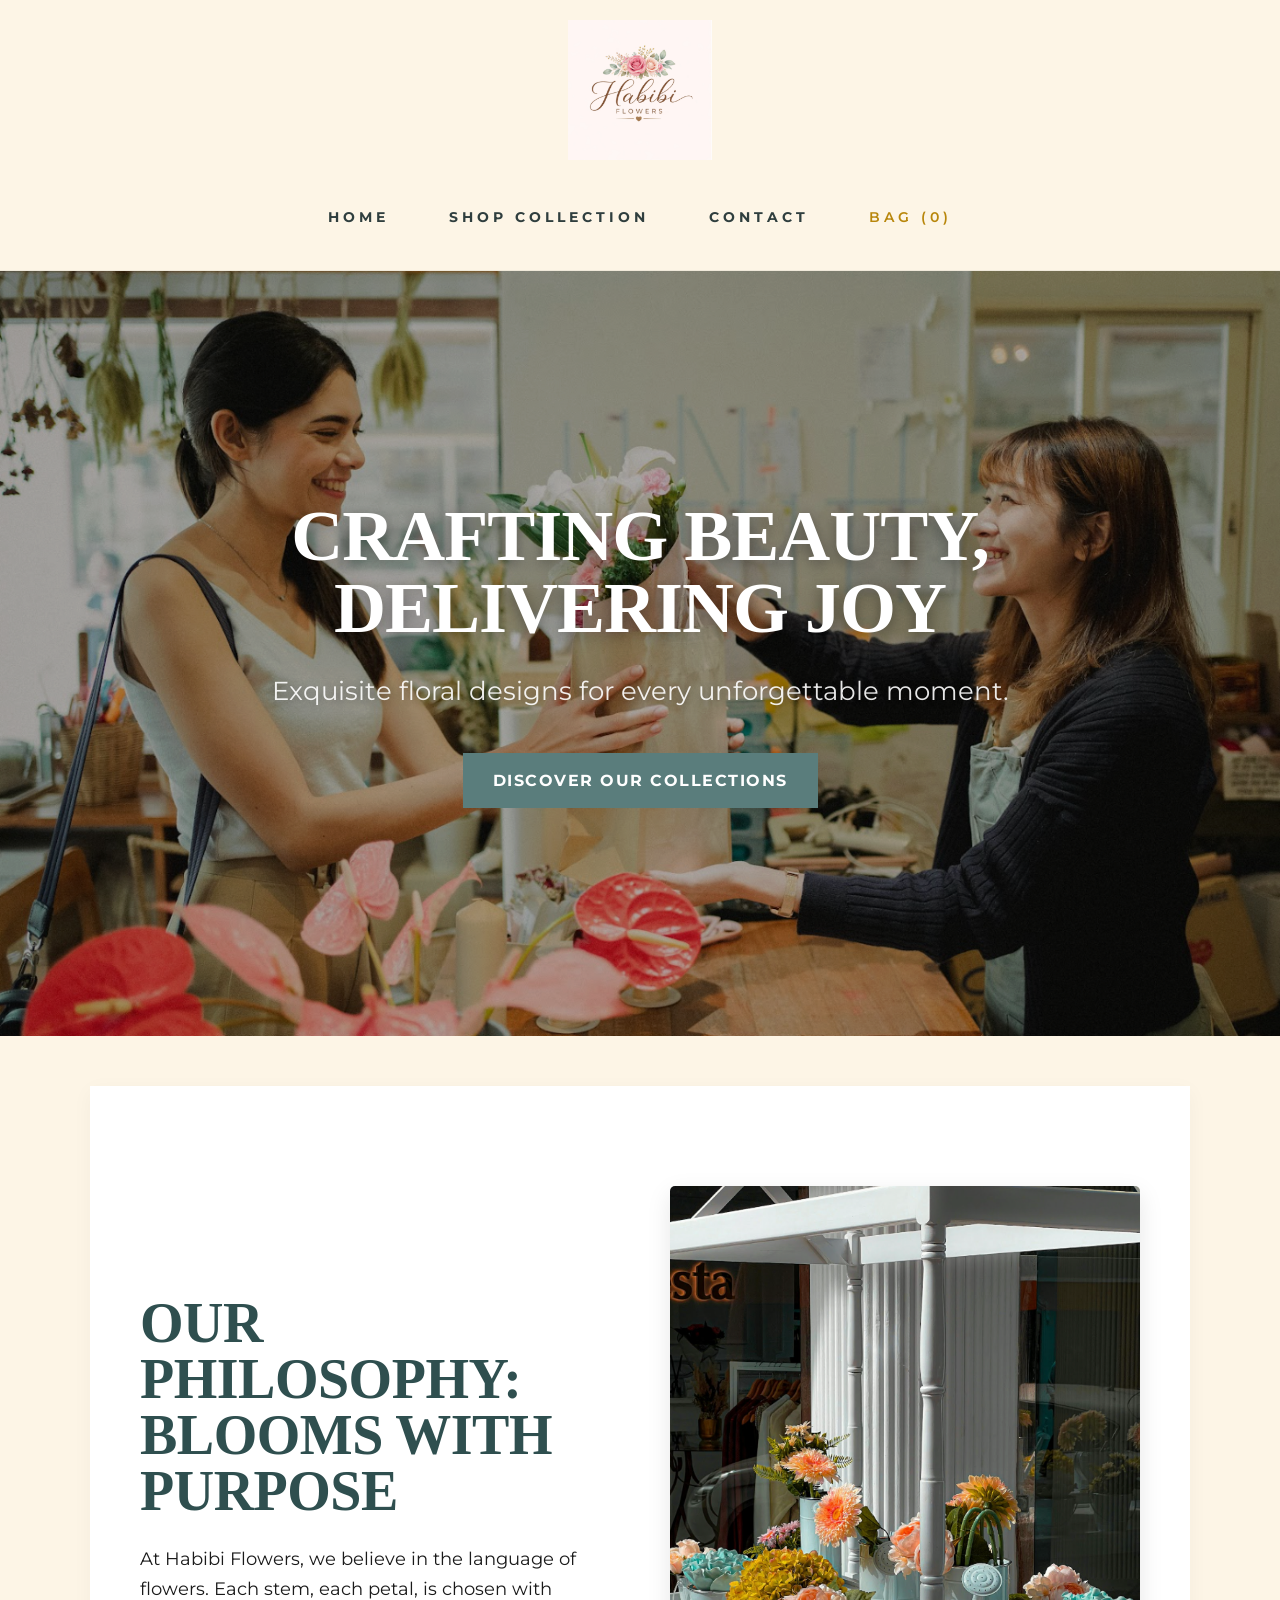
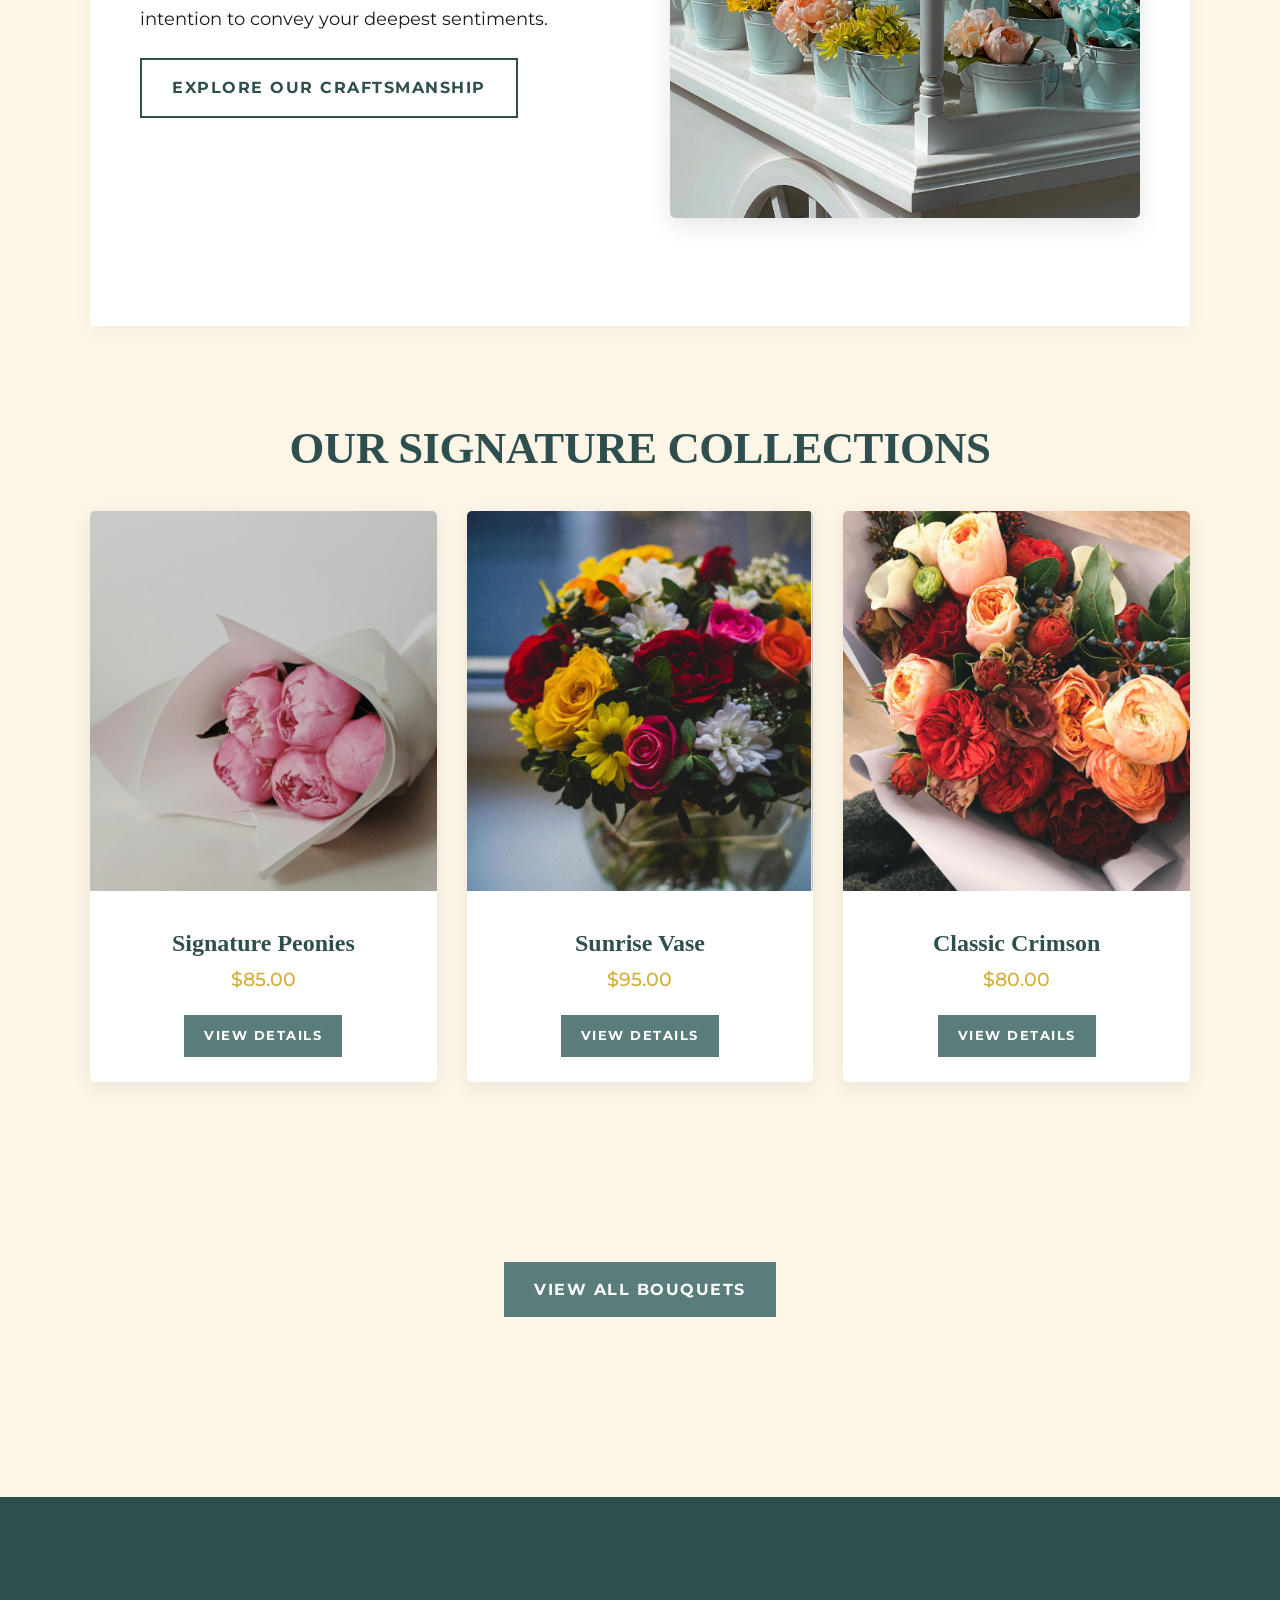
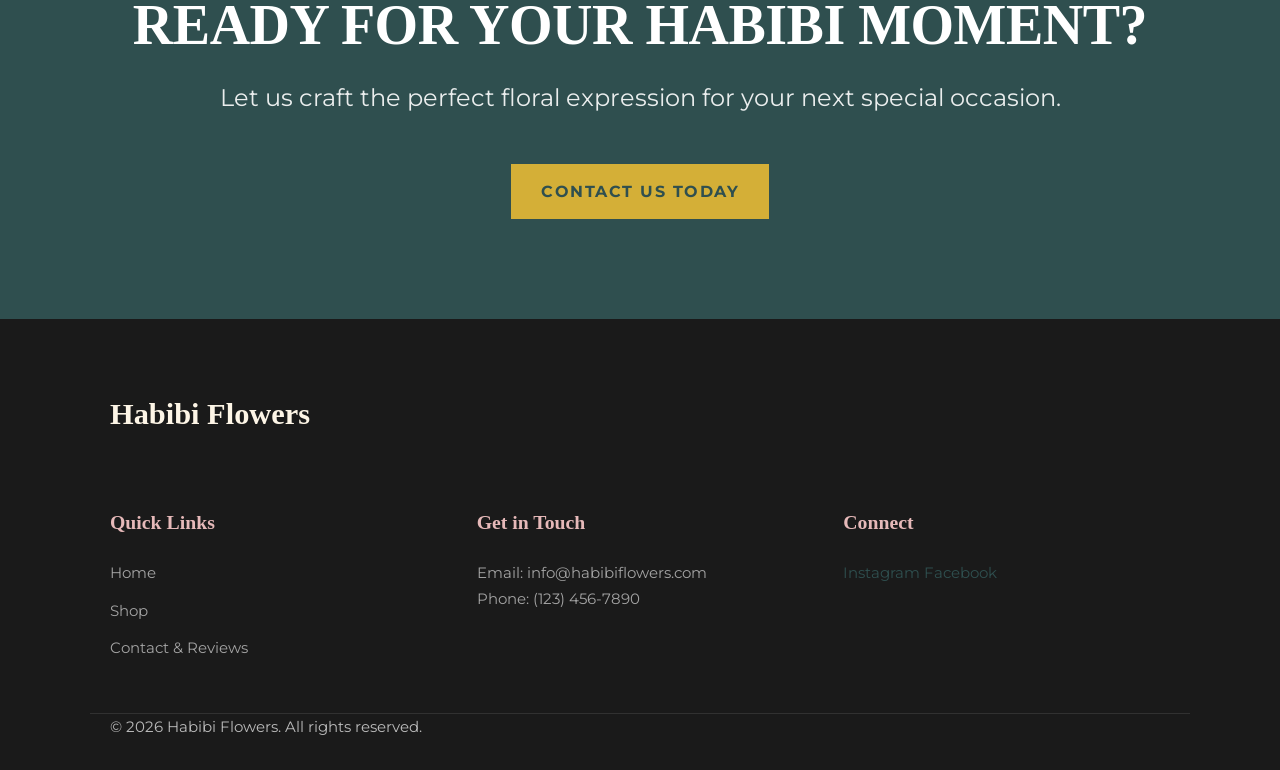
<file: index.html>
<!DOCTYPE html>
<html lang="en">
<head>
    <meta charset="UTF-8">
    <meta name="viewport" content="width=device-width, initial-scale=1.0">
    <title>Habibi Flowers | Bespoke Floral Design</title>
    <link rel="stylesheet" href="style.css">
    <link href="https://fonts.googleapis.com/css2?family=Cormorant+Garamond:ital,wght@0,400;0,600;1,400&family=Montserrat:wght@400;500;600&display=swap" rel="stylesheet">
</head>
<body>

<header class="main-header">
    <nav class="navbar">
        <div class="logo-banner">
            <a href="index.html">
                <img src="logo.png" alt="Habibi Flowers">
            </a>
        </div>
        
        <ul class="nav-links">
            <li><a href="index.html">Home</a></li>
            <li><a href="shop.html">Shop Collection</a></li>
            <li><a href="contact.html">Contact</a></li>
            <li><a href="cart.html" style="color: #B8860B; font-weight: 600;">Bag</a></li>
        </ul>
    </nav>
</header>

    <main>
        <section class="hero-section">
            <img src="a1.png" alt="Woman giving a beautiful bouquet of flowers" class="hero-image">
            <div class="hero-content">
                <h1>Crafting Beauty, Delivering Joy</h1>
                <p>Exquisite floral designs for every unforgettable moment.</p>
                <a href="shop.html" class="btn btn-primary">Discover Our Collections</a>
            </div>
        </section>

        <section class="about-us-section container">
            <div class="about-content">
                <h2>Our Philosophy: Blooms with Purpose</h2>
                <p>At Habibi Flowers, we believe in the language of flowers. Each stem, each petal, is chosen with intention to convey your deepest sentiments.</p>
                <a href="shop.html" class="btn btn-secondary">Explore Our Craftsmanship</a>
            </div>
            <div class="about-image-wrapper">
                <img src="a2.png" alt="Beautiful Habibi Flowers cart with fresh blooms">
            </div>
        </section>

        <section class="featured-products-section container">
            <h2 style="text-align: center; margin-bottom: 40px;">Our Signature Collections</h2>
            <div class="product-grid">
                
                <div class="product-card">
                    <img src="b1.png" alt="The Classic Peony Bouquet">
                    <div class="product-card-content">
                        <h3>Signature Peonies</h3>
                        <p>$85.00</p>
                        <a href="product.html?id=1&img=b1.png" class="btn btn-primary" style="font-size: 0.8em; padding: 10px 20px;">View Details</a>
                    </div>
                </div>

                <div class="product-card">
                    <img src="b4.png" alt="Golden Hour Vase Arrangement">
                    <div class="product-card-content">
                        <h3>Sunrise Vase</h3>
                        <p>$95.00</p>
                        <a href="product.html?id=4&img=b4.png" class="btn btn-primary" style="font-size: 0.8em; padding: 10px 20px;">View Details</a>
                    </div>
                </div>

                <div class="product-card">
                    <img src="b5.png" alt="Midnight Velvet Luxury Bouquet">
                    <div class="product-card-content">
                        <h3>Classic Crimson</h3>
                        <p>$80.00</p>
                        <a href="product.html?id=5&img=b5.png" class="btn btn-primary" style="font-size: 0.8em; padding: 10px 20px;">View Details</a>
                    </div>
                </div>

            </div>
            <div style="text-align: center; margin-top: 40px;">
                <a href="shop.html" class="btn btn-primary">View All Bouquets</a>
            </div>
        </section>

        <section class="call-to-action-section">
            <div class="cta-content container">
                <h2>Ready for Your Habibi Moment?</h2>
                <p>Let us craft the perfect floral expression for your next special occasion.</p>
                <a href="contact.html" class="btn btn-primary">Contact Us Today</a>
            </div>
        </section>
    </main>

    <footer class="main-footer">
        <div class="footer-content container">
            <div class="footer-logo">Habibi Flowers</div>
            <div class="footer-links">
                <h4>Quick Links</h4>
                <ul>
                    <li><a href="index.html">Home</a></li>
                    <li><a href="shop.html">Shop</a></li>
                    <li><a href="contact.html">Contact & Reviews</a></li>
                </ul>
            </div>
            <div class="footer-contact">
                <h4>Get in Touch</h4>
                <p>Email: info@habibiflowers.com</p>
                <p>Phone: (123) 456-7890</p>
            </div>
            <div class="footer-social">
                <h4>Connect</h4>
                <a href="#">Instagram</a>
                <a href="#">Facebook</a>
            </div>
        </div>
        <div class="footer-bottom container">
            <p>&copy; 2026 Habibi Flowers. All rights reserved.</p>
        </div>
    </footer>

    <script>
        function updateCartCount() {
            // Get the list of items from localStorage
            const cart = JSON.parse(localStorage.getItem('habibiCart')) || [];
            
            // Calculate total items (sum of quantities)
            const totalItems = cart.reduce((total, item) => total + (item.quantity || 1), 0);

            // Find all navigation links
            const navLinks = document.querySelectorAll('.nav-links a, .navbar a');
            
            navLinks.forEach(link => {
                // Check if the link text is "Bag" (case insensitive)
                if (link.textContent.trim().toLowerCase() === 'bag' || link.textContent.includes('Bag (')) {
                    link.textContent = `Bag (${totalItems})`;
                }
            });
        }

        // Initialize on load
        window.onload = updateCartCount;
        
        // Listen for storage changes in case user has multiple tabs open
        window.addEventListener('storage', updateCartCount);
    </script>

</body>
</html>
</file>
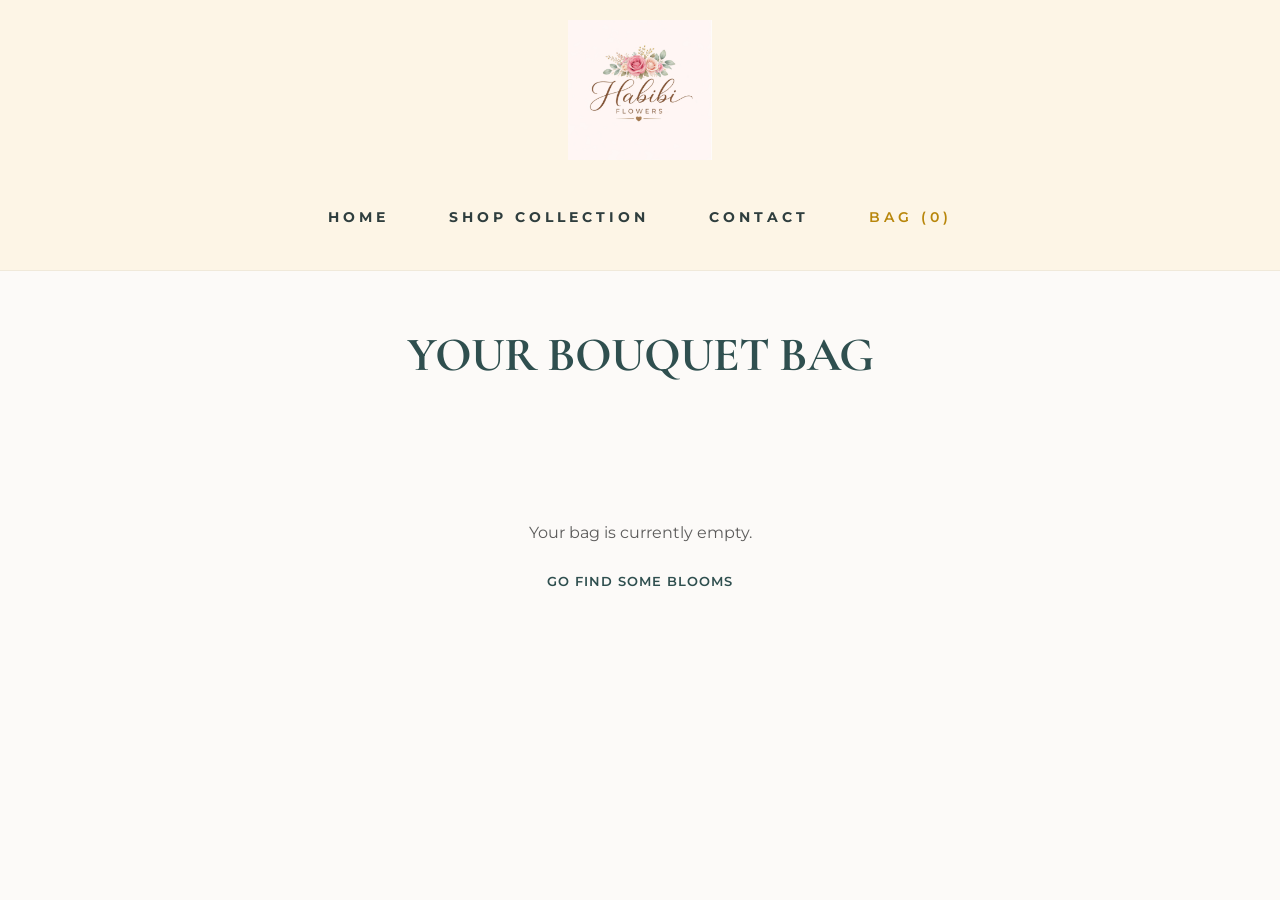
<file: cart.html>
<!DOCTYPE html>
<html lang="en">
<head>
    <meta charset="UTF-8">
    <title>Your Bouquet Bag | Habibi Flowers</title>
    <link rel="stylesheet" href="style.css">
    <link href="https://fonts.googleapis.com/css2?family=Cormorant+Garamond:wght@400;600&family=Montserrat:wght@400;600&display=swap" rel="stylesheet">
</head>
<body style="background-color: #fcfaf8;">

    <header class="main-header">
        <nav class="navbar">
            <div class="logo-banner">
                <a href="index.html"><img src="logo.png" alt="Habibi"></a>
            </div>
            <ul class="nav-links">
                <li><a href="index.html">Home</a></li>
                <li><a href="shop.html">Shop Collection</a></li>
                <li><a href="contact.html">Contact</a></li>
                <li><a href="cart.html" style="color: #B8860B; font-weight: 600;">Bag</a></li>
            </ul>
        </nav>
    </header>

    <main class="container" style="max-width: 800px; margin: 60px auto; padding: 0 20px;">
        <h1 style="font-family: 'Cormorant Garamond', serif; font-size: 3rem; text-align: center; margin-bottom: 40px;">Your Bouquet Bag</h1>
        
        <div id="cart-items" style="background: white; padding: 20px; border-radius: 8px; box-shadow: 0 10px 30px rgba(0,0,0,0.05);">
        </div>

        <div id="cart-summary" style="margin-top: 30px; text-align: right; display: none; font-family: 'Montserrat', sans-serif;">
            
            <div style="margin-bottom: 30px; text-align: left; background: #fff; padding: 20px; border-radius: 8px; border: 1px solid #eee;">
                <label style="display: block; font-weight: 600; font-size: 0.75rem; text-transform: uppercase; letter-spacing: 1px; margin-bottom: 10px; color: #2F4F4F;">Requested Delivery Date</label>
                <input type="date" id="delivery-date" style="width: 100%; padding: 12px; border: 1px solid #ddd; border-radius: 4px; font-family: 'Montserrat'; color: #555;">
                <p style="font-size: 0.7rem; color: #888; margin-top: 8px;">* Deliveries available Monday — Saturday.</p>
            </div>

            <div style="margin-bottom: 25px;">
                <input type="text" id="promo-input" placeholder="Promo Code" style="padding: 10px; border: 1px solid #eee; font-size: 0.8rem; width: 150px; border-radius: 4px;">
                <button onclick="applyPromo()" style="padding: 10px 15px; background: #2F4F4F; color: white; border: none; font-size: 0.7rem; cursor: pointer; text-transform: uppercase; letter-spacing: 1px; border-radius: 4px;">Apply</button>
                
                <div id="promo-status" style="margin-top: 10px; display: none;">
                    <span id="promo-msg" style="font-size: 0.75rem; font-weight: 600;"></span>
                    <button onclick="removePromo()" style="background: none; border: none; color: #888; text-decoration: underline; font-size: 0.7rem; cursor: pointer; margin-left: 10px;">Remove</button>
                </div>
            </div>

            <div style="display: inline-block; min-width: 300px; border-top: 1px solid #eee; padding-top: 20px;">
                <div style="display: flex; justify-content: space-between; margin: 10px 0; font-size: 0.9rem; color: #666;">
                    <span>Subtotal</span>
                    <span id="display-subtotal">$0.00</span>
                </div>
                <div style="display: flex; justify-content: space-between; margin: 10px 0; font-size: 0.9rem; color: #666;">
                    <span>Delivery Fee</span>
                    <span>$15.00</span>
                </div>
                <div style="display: flex; justify-content: space-between; margin: 10px 0; font-size: 0.9rem; color: #666;">
                    <span>Estimated Tax (8%)</span>
                    <span id="display-tax">$0.00</span>
                </div>
                <div id="discount-row" style="display: none; justify-content: space-between; margin: 10px 0; font-size: 0.9rem; color: #2F4F4F; font-weight: 600;">
                    <span>Discount</span>
                    <span id="display-discount">-$0.00</span>
                </div>
                <div style="display: flex; justify-content: space-between; margin: 20px 0 10px 0; font-size: 1.5rem; font-weight: 600; color: #333;">
                    <span>Total</span>
                    <span id="cart-total">$0.00</span>
                </div>
            </div>
            
            <br>
            <button onclick="validateAndCheckout()" style="margin-top: 10px; padding: 22px 50px; background: #2F4F4F; color: white; border: none; text-transform: uppercase; letter-spacing: 2px; cursor: pointer; font-weight: 600; border-radius: 4px; width: 100%;">
                Complete Order
            </button>
            
            <p style="margin-top: 15px;"><a href="shop.html" style="color: #555; font-size: 0.8rem; text-decoration: none; border-bottom: 1px solid #ccc;">Continue Shopping</a></p>
        </div>

        <div id="empty-msg" style="text-align: center; padding: 100px 0; display: none;">
            <p style="font-family: 'Montserrat'; opacity: 0.7; margin-bottom: 20px;">Your bag is currently empty.</p>
            <a href="shop.html" style="color: #2F4F4F; font-weight: 600; text-transform: uppercase; font-size: 0.8rem; letter-spacing: 1px; text-decoration: none;">Go find some blooms</a>
        </div>
    </main>

    <script>
        let discount = 0;
        const DELIVERY_FEE = 15.00;
        const TAX_RATE = 0.08;

        function setupDatePicker() {
            const dateInput = document.getElementById('delivery-date');
            if(dateInput) {
                const today = new Date().toISOString().split('T')[0];
                dateInput.setAttribute('min', today);
            }
        }

        function displayCart() {
            const cart = JSON.parse(localStorage.getItem('habibiCart')) || [];
            const container = document.getElementById('cart-items');
            const emptyMsg = document.getElementById('empty-msg');
            const summary = document.getElementById('cart-summary');
            let subtotal = 0;

            container.innerHTML = '';

            if (cart.length > 0) {
                emptyMsg.style.display = 'none';
                summary.style.display = 'block';
                container.style.display = 'block';

                cart.forEach((item, index) => {
                    const itemDiv = document.createElement('div');
                    itemDiv.style = "border-bottom: 1px solid #eee; padding: 20px 0;";
                    const imageSrc = item.image || item.img || 'placeholder.png';
                    const noteHTML = item.note ? `<div style="margin-top: 10px; padding: 10px; background: #f9f9f9; border-left: 2px solid #2F4F4F; font-style: italic; font-size: 0.85rem; color: #666;">"${item.note}"</div>` : '';

                    itemDiv.innerHTML = `
                        <div style="display: flex; align-items: center; gap: 20px;">
                            <img src="${imageSrc}" style="width: 80px; height: 100px; object-fit: cover; border-radius: 4px;">
                            <div style="flex-grow: 1; text-align: left;">
                                <h3 style="font-family: 'Cormorant Garamond', serif; margin: 0; font-size: 1.4rem;">${item.name}</h3>
                                <p style="margin: 2px 0; font-family: 'Montserrat'; font-size: 0.75rem; text-transform: uppercase; color: #888; letter-spacing: 1px;">Size: ${item.size || 'Classic'}</p>
                                <p style="margin: 5px 0; color: #B8860B; font-weight: 600; font-family: 'Montserrat';">${item.price}</p>
                            </div>
                            <button onclick="removeItem(${index})" style="background: none; border: none; color: #cc0000; cursor: pointer; font-family: 'Montserrat'; font-size: 0.65rem; font-weight: 600; letter-spacing: 1px;">REMOVE</button>
                        </div>
                        ${noteHTML}
                    `;
                    container.appendChild(itemDiv);
                    subtotal += parseFloat(item.price.replace('$', ''));
                });

                // --- CALCULATION LOGIC ---
                let discountAmount = (discount > 0 && discount <= 1) ? (subtotal * discount) : discount;
                const taxAmount = (subtotal - discountAmount) * TAX_RATE;
                const finalTotal = subtotal - discountAmount + taxAmount + DELIVERY_FEE;

                document.getElementById('display-subtotal').innerText = `$${subtotal.toFixed(2)}`;
                document.getElementById('display-tax').innerText = `$${taxAmount.toFixed(2)}`;
                document.getElementById('cart-total').innerText = `$${Math.max(0, finalTotal).toFixed(2)}`;
                
                if (discount > 0) {
                    document.getElementById('discount-row').style.display = 'flex';
                    document.getElementById('display-discount').innerText = `-$${discountAmount.toFixed(2)}`;
                } else {
                    document.getElementById('discount-row').style.display = 'none';
                }

            } else {
                emptyMsg.style.display = 'block';
                summary.style.display = 'none';
                container.style.display = 'none';
            }
            updateCartCount();
        }

        function validateAndCheckout() {
            const date = document.getElementById('delivery-date').value;
            if (!date) {
                alert("Please select a delivery date for your blooms.");
                return;
            }
            localStorage.setItem('lastDeliveryDate', date);
            window.location.href = 'success.html';
        }

        function applyPromo() {
            const code = document.getElementById('promo-input').value.trim().toUpperCase();
            const msg = document.getElementById('promo-msg');
            const statusDiv = document.getElementById('promo-status');

            if (code === "BLOOM20") {
                discount = 0.20;
                msg.innerText = "BLOOM20 Applied (-20%)";
                statusDiv.style.display = "block";
            } else if (code === "HABIBI10") {
                discount = 10;
                msg.innerText = "HABIBI10 Applied (-$10.00)";
                statusDiv.style.display = "block";
            } else {
                alert("Invalid promo code.");
                removePromo();
            }
            displayCart();
        }

        function removePromo() {
            discount = 0;
            document.getElementById('promo-input').value = "";
            document.getElementById('promo-status').style.display = "none";
            displayCart();
        }

        function removeItem(index) {
            let cart = JSON.parse(localStorage.getItem('habibiCart')) || [];
            cart.splice(index, 1);
            localStorage.setItem('habibiCart', JSON.stringify(cart));
            displayCart(); 
        }

        function updateCartCount() {
            const cart = JSON.parse(localStorage.getItem('habibiCart')) || [];
            const navLinks = document.querySelectorAll('.nav-links a, .navbar a');
            navLinks.forEach(link => {
                if (link.textContent.trim().toLowerCase().includes('bag')) {
                    link.textContent = `Bag (${cart.length})`;
                }
            });
        }

        window.onload = function() {
            displayCart();
            setupDatePicker();
        };
    </script>
</body>
</html>
</file>
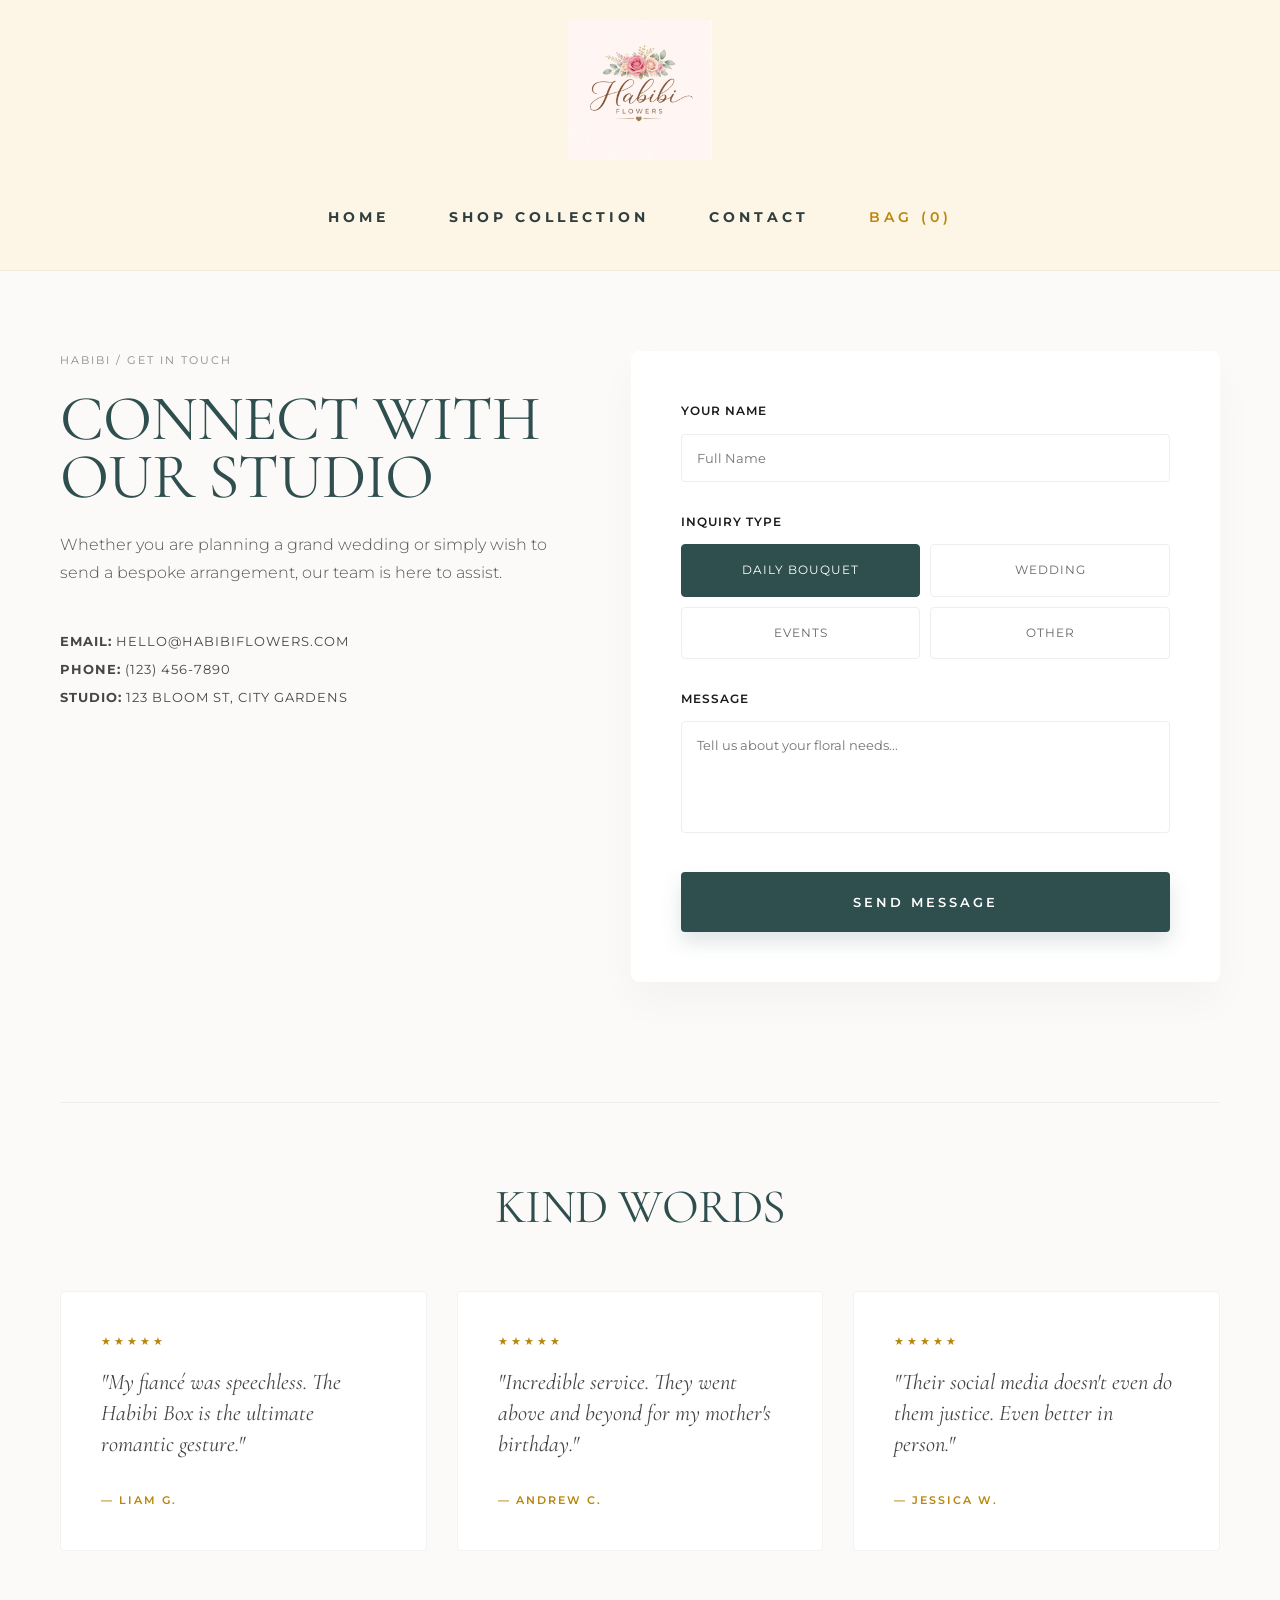
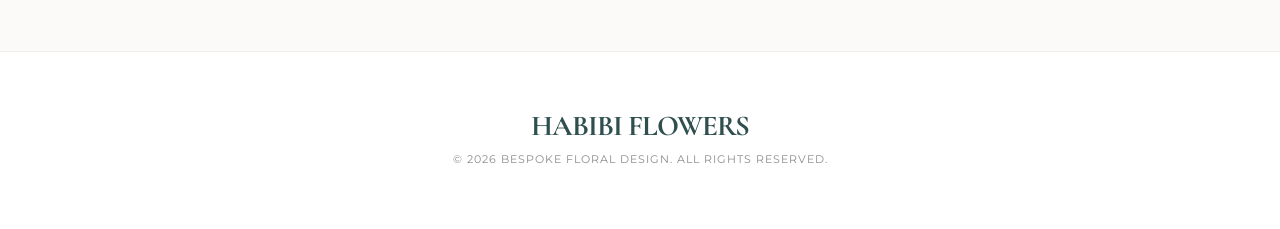
<file: contact.html>
<!DOCTYPE html>
<html lang="en">
<head>
    <meta charset="UTF-8">
    <meta name="viewport" content="width=device-width, initial-scale=1.0">
    <title>Contact & Reviews | Habibi Flowers</title>
    <link rel="stylesheet" href="style.css">
    <link href="https://fonts.googleapis.com/css2?family=Cormorant+Garamond:ital,wght@0,400;0,600;1,400&family=Montserrat:wght@300;400;500;600&display=swap" rel="stylesheet">
    <style>
        .boxy-option { cursor: pointer; width: 100%; }
        .boxy-option input { display: none; }
        .boxy-option span {
            display: block; padding: 15px; border: 1px solid #eee;
            text-align: center; font-family: 'Montserrat'; font-size: 0.75rem;
            text-transform: uppercase; letter-spacing: 1px; transition: all 0.3s ease;
            background: #fff; color: #666; border-radius: 4px;
        }
        .boxy-option input:checked + span { background-color: #2F4F4F; color: white; border-color: #2F4F4F; }
        .boxy-option span:hover { border-color: #2F4F4F; }
        
        .habibi-input {
            width: 100%; padding: 15px; border: 1px solid #eee;
            font-family: 'Montserrat'; border-radius: 4px; outline: none; transition: border-color 0.3s;
        }
        .habibi-input:focus { border-color: #2F4F4F; }

        .review-box {
            background: #fff; padding: 40px; border-radius: 4px;
            text-align: left; border: 1px solid #f2f2f2;
            transition: opacity 0.8s ease;
        }
    </style>
</head>
<body style="background-color: #fcfaf8;">

    <header class="main-header">
        <nav class="navbar">
            <div class="logo-banner">
                <a href="index.html"><img src="logo.png" alt="Habibi Flowers"></a>
            </div>
            <ul class="nav-links">
                <li><a href="index.html">Home</a></li>
                <li><a href="shop.html">Shop Collection</a></li>
                <li><a href="contact.html">Contact</a></li>
                <li><a href="cart.html" style="color: #B8860B; font-weight: 600;">Bag</a></li>
            </ul>
        </nav>
    </header>

    <main class="container" style="max-width: 1200px; margin: 80px auto; padding: 0 20px;">
        
        <div style="display: grid; grid-template-columns: 1fr 1.2fr; gap: 80px; align-items: start; margin-bottom: 120px;">
            <div style="position: sticky; top: 120px;">
                <nav style="margin-bottom: 20px; font-size: 0.7rem; text-transform: uppercase; letter-spacing: 2px; opacity: 0.5; font-family: 'Montserrat';">
                    Habibi / Get In Touch
                </nav>
                <h1 style="font-family: 'Cormorant Garamond', serif; font-size: 4rem; line-height: 0.9; margin-bottom: 25px; font-weight: 400;">Connect with <br>our Studio</h1>
                <p style="font-family: 'Montserrat', sans-serif; font-size: 1rem; line-height: 1.8; color: #555; margin-bottom: 40px; font-weight: 300;">
                    Whether you are planning a grand wedding or simply wish to send a bespoke arrangement, our team is here to assist.
                </p>
                <div style="font-family: 'Montserrat'; font-size: 0.8rem; letter-spacing: 1px; line-height: 2.2; opacity: 0.8;">
                    <p><strong>EMAIL:</strong> HELLO@HABIBIFLOWERS.COM</p>
                    <p><strong>PHONE:</strong> (123) 456-7890</p>
                    <p><strong>STUDIO:</strong> 123 BLOOM ST, CITY GARDENS</p>
                </div>
            </div>

            <div style="background: white; padding: 50px; border-radius: 8px; box-shadow: 0 20px 40px rgba(0,0,0,0.03);">
                <form style="display: flex; flex-direction: column; gap: 30px;">
                    <div>
                        <label style="display: block; font-family: 'Montserrat'; font-weight: 600; font-size: 0.75rem; text-transform: uppercase; letter-spacing: 1px; margin-bottom: 12px;">Your Name</label>
                        <input type="text" placeholder="Full Name" class="habibi-input">
                    </div>
                    <div>
                        <label style="display: block; font-family: 'Montserrat'; font-weight: 600; font-size: 0.75rem; text-transform: uppercase; letter-spacing: 1px; margin-bottom: 12px;">Inquiry Type</label>
                        <div style="display: grid; grid-template-columns: 1fr 1fr; gap: 10px;">
                            <label class="boxy-option"><input type="radio" name="inquiry" value="daily" checked><span>Daily Bouquet</span></label>
                            <label class="boxy-option"><input type="radio" name="inquiry" value="wedding"><span>Wedding</span></label>
                            <label class="boxy-option"><input type="radio" name="inquiry" value="event"><span>Events</span></label>
                            <label class="boxy-option"><input type="radio" name="inquiry" value="other"><span>Other</span></label>
                        </div>
                    </div>
                    <div>
                        <label style="display: block; font-family: 'Montserrat'; font-weight: 600; font-size: 0.75rem; text-transform: uppercase; letter-spacing: 1px; margin-bottom: 12px;">Message</label>
                        <textarea placeholder="Tell us about your floral needs..." rows="5" class="habibi-input" style="resize: none;"></textarea>
                    </div>
                    <button type="submit" style="width: 100%; padding: 22px; background-color: #2F4F4F; color: white; border: none; font-family: 'Montserrat'; font-weight: 600; text-transform: uppercase; letter-spacing: 3px; cursor: pointer; transition: 0.3s; box-shadow: 0 10px 20px rgba(47,79,79,0.15); border-radius: 4px;">
                        Send Message
                    </button>
                </form>
            </div>
        </div>

        <div style="text-align: center; border-top: 1px solid #eee; padding-top: 80px; margin-bottom: 40px;">
            <h2 style="font-family: 'Cormorant Garamond'; font-size: 3rem; margin-bottom: 60px; font-weight: 400;">Kind Words</h2>
            
            <div id="reviews-grid" style="display: grid; grid-template-columns: repeat(auto-fit, minmax(300px, 1fr)); gap: 30px;">
                <div class="review-box" id="box-0">
                    <div style="color: #B8860B; font-size: 0.7rem; margin-bottom: 15px; letter-spacing: 3px;">★★★★★</div>
                    <p class="rev-text" style="font-family: 'Cormorant Garamond'; font-size: 1.4rem; font-style: italic; line-height: 1.4; color: #444; min-height: 100px;"></p>
                    <p class="rev-author" style="margin-top: 25px; font-family: 'Montserrat'; font-size: 0.7rem; font-weight: 600; letter-spacing: 2px; color: #B8860B;"></p>
                </div>
                <div class="review-box" id="box-1">
                    <div style="color: #B8860B; font-size: 0.7rem; margin-bottom: 15px; letter-spacing: 3px;">★★★★★</div>
                    <p class="rev-text" style="font-family: 'Cormorant Garamond'; font-size: 1.4rem; font-style: italic; line-height: 1.4; color: #444; min-height: 100px;"></p>
                    <p class="rev-author" style="margin-top: 25px; font-family: 'Montserrat'; font-size: 0.7rem; font-weight: 600; letter-spacing: 2px; color: #B8860B;"></p>
                </div>
                <div class="review-box" id="box-2">
                    <div style="color: #B8860B; font-size: 0.7rem; margin-bottom: 15px; letter-spacing: 3px;">★★★★★</div>
                    <p class="rev-text" style="font-family: 'Cormorant Garamond'; font-size: 1.4rem; font-style: italic; line-height: 1.4; color: #444; min-height: 100px;"></p>
                    <p class="rev-author" style="margin-top: 25px; font-family: 'Montserrat'; font-size: 0.7rem; font-weight: 600; letter-spacing: 2px; color: #B8860B;"></p>
                </div>
            </div>
        </div>
    </main>

    <footer style="margin-top: 100px; padding: 60px 0; background: #fff; border-top: 1px solid #eee; text-align: center;">
        <h3 style="font-family: 'Cormorant Garamond', serif; font-size: 1.8rem; margin-bottom: 10px;">Habibi Flowers</h3>
        <p style="font-family: 'Montserrat'; font-size: 0.7rem; letter-spacing: 1px; opacity: 0.5;">&copy; 2026 BESPOKE FLORAL DESIGN. ALL RIGHTS RESERVED.</p>
    </footer>

    <script>
        const allReviews = [
            { text: "The most exquisite floral experience I have ever had. The attention to detail is unmatched.", author: "SOPHIE L." },
            { text: "They brought my wedding vision to life in a way I never thought possible. Simply breathtaking.", author: "MARCUS G." },
            { text: "Every stem feels intentional. They don't just sell flowers; they sell a feeling.", author: "ELENA W." },
            { text: "The 'Wild Spirit' arrangement felt like it was plucked from a fairytale garden.", author: "ISABELLA H." },
            { text: "Exquisite packaging and even better flowers. You can tell they care about the details.", author: "CLARA V." },
            { text: "Ordered a last-minute gift and they handled it with such grace and speed. 10/10.", author: "JULIAN R." },
            { text: "The fragrance from the Lavender Mist bouquet filled my entire home.", author: "OLIVIA P." },
            { text: "Elegant, sophisticated, and worth every penny. The Grand size is massive!", author: "BEATRICE S." },
            { text: "Finally, a florist that understands modern aesthetics. Perfectly curated.", author: "NATHAN D." },
            { text: "The website was so easy to use, and the delivery was perfectly on time.", author: "AALIYAH J." },
            { text: "Simply the best floral experience in the city. The peonies were like clouds.", author: "GRACE K." },
            { text: "Customer service was so helpful when I needed to change my delivery address.", author: "ROBERT S." },
            { text: "My fiancé was speechless. The Habibi Box is the ultimate romantic gesture.", author: "LIAM G." },
            { text: "I love the sustainable packaging. It feels good to buy eco-conscious.", author: "MIA V." },
            { text: "The Signature Peonies were the highlight of my anniversary. Breathtaking.", author: "SARAH M." },
            { text: "A true artist's touch. Each bouquet is a masterpiece of color and texture.", author: "DAVID P." },
            { text: "The flowers stayed fresh for over two weeks! Outstanding quality.", author: "LAURA B." },
            { text: "The perfect centerpiece for our gala. Everyone was asking for the florist.", author: "SIMON T." },
            { text: "Fast delivery and the most beautiful tulips I've ever seen.", author: "EMMA F." },
            { text: "Sophisticated arrangements that really stand out from typical flower shops.", author: "RACHEL W." },
            { text: "A seamless experience from ordering to the beautiful surprise at the door.", author: "CHRIS M." },
            { text: "The color palette was so unique. I've never seen anything like it.", author: "ANNA L." },
            { text: "They make the most beautiful sympathy arrangements. Very respectful.", author: "THOMAS H." },
            { text: "I treat myself to their weekly subscription. It changes my whole mood.", author: "KAREN O." },
            { text: "Simply stunning. The floral scent greeted me before I even opened the box.", author: "JULIE Q." },
            { text: "The bridal bouquet was so light and airy, exactly what I wanted.", author: "MEGAN R." },
            { text: "Fantastic attention to color theory. Their bold mixes are incredible.", author: "LEO N." },
            { text: "Their shop is a hidden gem. Best orchids in the city, hands down.", author: "SANDRA E." },
            { text: "Professional, creative, and reliable. Habibi is my go-to for corporate events.", author: "VICTORIA G." },
            { text: "The seasonal collection is always surprising and fresh. Never gets old.", author: "BRIAN K." },
            { text: "Their dried flower arrangements are just as beautiful as the fresh ones.", author: "ZOEY X." },
            { text: "Incredible service. They went above and beyond for my mother's birthday.", author: "ANDREW C." },
            { text: "Luxury at its finest. The velvet ribbon on the box is a gorgeous touch.", author: "PATRICIA J." },
            { text: "A breath of fresh air in the floral industry. So modern and chic.", author: "FELIX S." },
            { text: "The flowers arrived perfectly hydrated. You can tell they use top-tier methods.", author: "HEATHER U." },
            { text: "The best gift I've ever received. Every bloom was absolutely perfect.", author: "DIANA V." },
            { text: "I've tried many florists, but Habibi's style is unmatched. So romantic.", author: "GARY B." },
            { text: "The mini bouquets are perfect for desk decor. I buy them every Monday.", author: "TARA L." },
            { text: "Their social media doesn't even do them justice. Even better in person.", author: "JESSICA W." },
            { text: "A true five-star experience from start to finish. Highly recommend.", author: "PHILLIP D." },
            { text: "They handled our complex event floral needs with absolute ease.", author: "CATHERINE A." },
            { text: "The stems are so thick and healthy. These flowers are built to last.", author: "STEVEN M." },
            { text: "Every arrangement tells a story. Truly the most poetic flowers I've found.", author: "LAUREN E." },
            { text: "Perfect for the modern romantic. Minimalist but deeply impactful.", author: "OSCAR I." },
            { text: "My go-to for every occasion. They never miss a beat.", author: "NANCY P." },
            { text: "The eucalyptus in the bouquet was so fragrant and fresh.", author: "KEVIN T." },
            { text: "They made my small intimate dinner feel like a royal event.", author: "HANA S." },
            { text: "Stunning, ethereal, and magical. Habibi is in a league of its own.", author: "AMBER G." },
            { text: "The customer portal makes re-ordering so simple. Love the tech!", author: "JUSTIN R." },
            { text: "A masterclass in floral design. I’m a customer for life.", author: "MONICA F." }
        ];

        function shuffle(array) { return array.sort(() => Math.random() - 0.5); }

        function initReviews() {
            const shuffled = shuffle([...allReviews]);
            const boxes = document.querySelectorAll('.review-box');
            boxes.forEach((box, i) => {
                box.querySelector('.rev-text').innerText = `"${shuffled[i].text}"`;
                box.querySelector('.rev-author').innerText = `— ${shuffled[i].author}`;
            });
        }

        function cycleBox(index) {
            const box = document.getElementById(`box-${index}`);
            box.style.opacity = '0';
            setTimeout(() => {
                const newRev = allReviews[Math.floor(Math.random() * allReviews.length)];
                box.querySelector('.rev-text').innerText = `"${newRev.text}"`;
                box.querySelector('.rev-author').innerText = `— ${newRev.author}`;
                box.style.opacity = '1';
            }, 800);
        }

        function updateCartCount() {
            const cart = JSON.parse(localStorage.getItem('habibiCart')) || [];
            document.querySelectorAll('.nav-links a, .navbar a').forEach(link => {
                if (link.textContent.trim().toLowerCase().includes('bag')) {
                    link.textContent = `Bag (${cart.length})`;
                }
            });
        }

        window.onload = () => {
            updateCartCount();
            initReviews();
            setInterval(() => cycleBox(0), 7000);
            setInterval(() => cycleBox(1), 10000);
            setInterval(() => cycleBox(2), 13000);
        };
    </script>
</body>
</html>
</file>
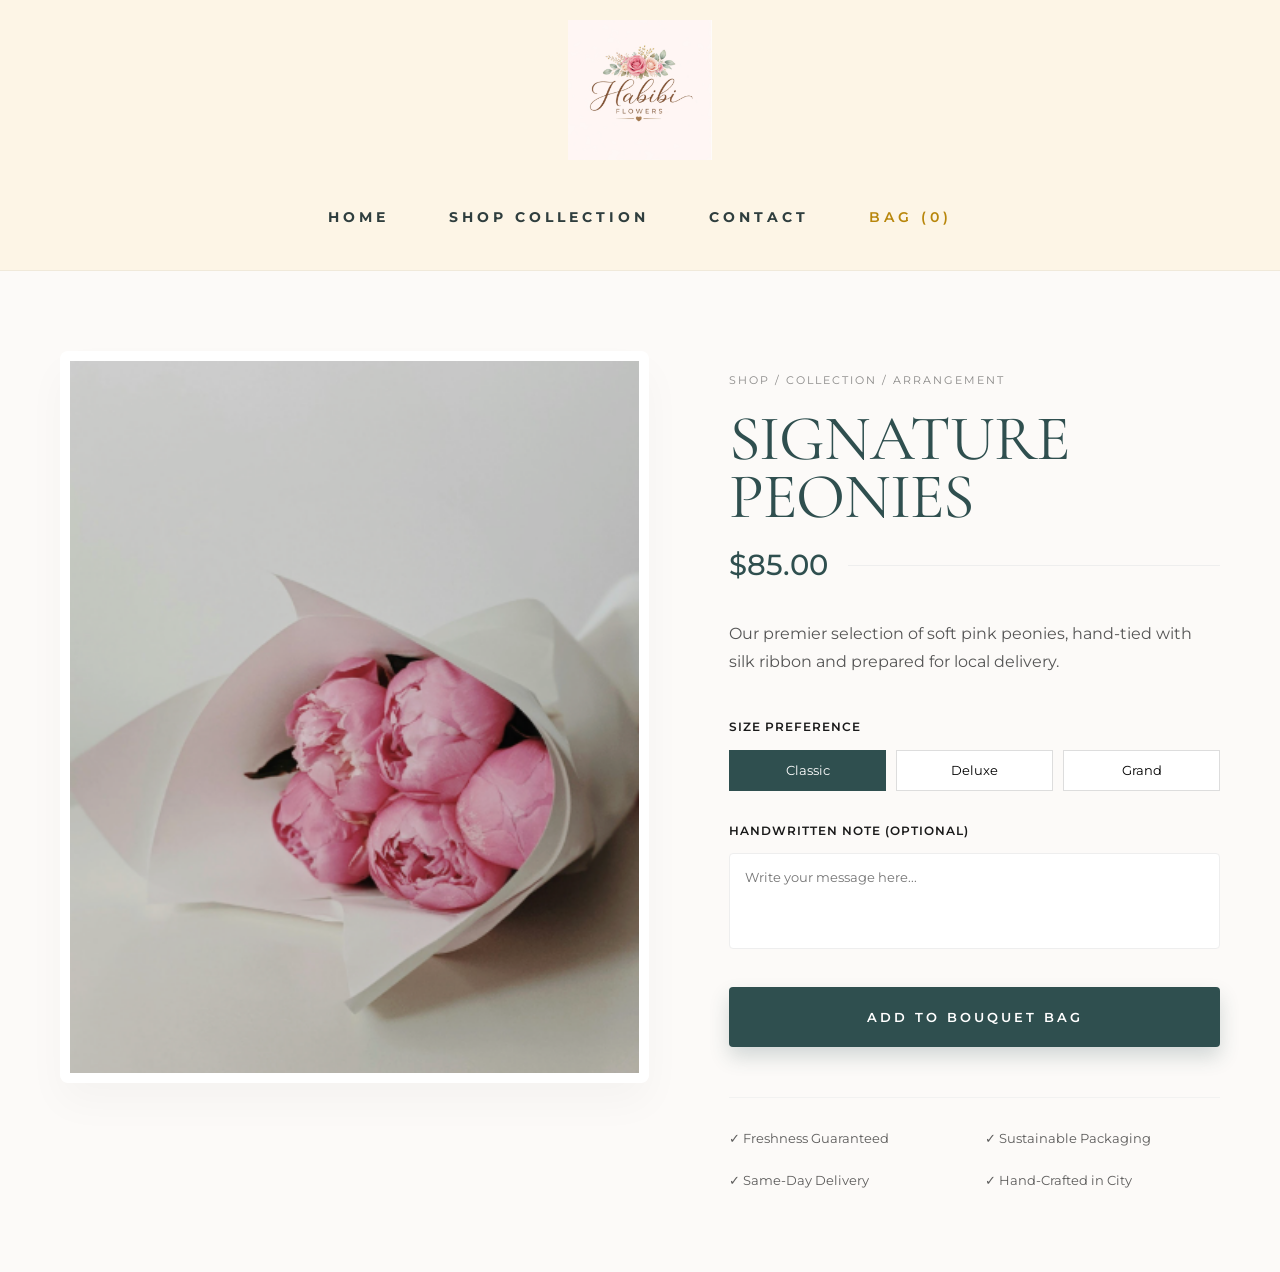
<file: product.html>
<!DOCTYPE html>
<html lang="en">
<head>
    <meta charset="UTF-8">
    <meta name="viewport" content="width=device-width, initial-scale=1.0">
    <title>Order Your Bouquet | Habibi Flowers</title>
    <link rel="stylesheet" href="style.css">
    <link href="https://fonts.googleapis.com/css2?family=Cormorant+Garamond:ital,wght@0,400;0,600;1,400&family=Montserrat:wght@400;500;600&display=swap" rel="stylesheet">
    <style>
        .size-btn {
            padding: 12px;
            border: 1px solid #ddd;
            background: #fff;
            cursor: pointer;
            font-size: 0.8rem;
            font-family: 'Montserrat';
            transition: all 0.3s ease;
        }
        .size-btn.active {
            border-color: #2F4F4F;
            background: #2F4F4F;
            color: white;
        }
    </style>
</head>
<body style="background-color: #fcfaf8;">

    <header class="main-header">
        <nav class="navbar">
            <div class="logo-banner">
                <a href="index.html"><img src="logo.png" alt="Habibi Flowers"></a>
            </div>
            <ul class="nav-links">
                <li><a href="index.html">Home</a></li>
                <li><a href="shop.html">Shop Collection</a></li>
                <li><a href="contact.html">Contact</a></li>
                <li><a href="cart.html" style="color: #B8860B; font-weight: 600;">Bag</a></li>
            </ul>
        </nav>
    </header>

    <main class="container" style="max-width: 1200px; margin: 80px auto; padding: 0 20px;">
        <div style="display: grid; grid-template-columns: 1.2fr 1fr; gap: 80px; align-items: start;">
            
            <div style="position: sticky; top: 120px;">
                <div style="overflow: hidden; border-radius: 8px; background: #fff; padding: 10px; box-shadow: 0 20px 40px rgba(0,0,0,0.03);">
                    <img id="main-product-image" src="b1.png" alt="Selected Bouquet" style="width: 100%; height: auto; display: block; object-fit: cover; aspect-ratio: 4/5;">
                </div>
            </div>

            <div style="padding-top: 20px;">
                <nav style="margin-bottom: 20px; font-size: 0.7rem; text-transform: uppercase; letter-spacing: 2px; opacity: 0.5;">
                    Shop / Collection / <span id="breadcrumb-name">Arrangement</span>
                </nav>

                <h1 id="p-title" style="font-family: 'Cormorant Garamond', serif; font-size: 4rem; line-height: 0.9; margin-bottom: 15px; font-weight: 400;">Signature Peonies</h1>
                
                <div style="display: flex; align-items: center; gap: 20px; margin-bottom: 30px;">
                    <span id="p-price" style="font-family: 'Montserrat', sans-serif; font-size: 1.8rem; font-weight: 500; color: #2F4F4F;">$85.00</span>
                    <span style="height: 1px; flex-grow: 1; background: #eee;"></span>
                </div>
                
                <p id="p-desc" style="font-family: 'Montserrat', sans-serif; font-size: 1rem; line-height: 1.8; color: #555; margin-bottom: 40px;">
                    Our premier selection of soft pink peonies, hand-tied with silk ribbon and prepared for local delivery.
                </p>

                <form id="order-form" style="display: flex; flex-direction: column; gap: 30px;">
                    <div>
                        <label style="display: block; font-family: 'Montserrat', sans-serif; font-weight: 600; font-size: 0.75rem; text-transform: uppercase; letter-spacing: 1px; margin-bottom: 12px;">Size Preference</label>
                        <div id="size-picker" style="display: grid; grid-template-columns: 1fr 1fr 1fr; gap: 10px;">
                            <button type="button" class="size-btn active" data-size="Classic" data-extra="0">Classic</button>
                            <button type="button" class="size-btn" data-size="Deluxe" data-extra="25">Deluxe</button>
                            <button type="button" class="size-btn" data-size="Grand" data-extra="50">Grand</button>
                        </div>
                    </div>

                    <div>
                        <label style="display: block; font-family: 'Montserrat', sans-serif; font-weight: 600; font-size: 0.75rem; text-transform: uppercase; letter-spacing: 1px; margin-bottom: 12px;">Handwritten Note (Optional)</label>
                        <textarea id="p-note" placeholder="Write your message here..." rows="4" style="width: 100%; padding: 15px; border: 1px solid #eee; border-radius: 4px; font-family: 'Montserrat', sans-serif; resize: none; background: #fff;"></textarea>
                    </div>

                    <button type="button" onclick="addToCart()" style="width: 100%; padding: 22px; background-color: #2F4F4F; color: white; border: none; font-family: 'Montserrat', sans-serif; font-weight: 600; text-transform: uppercase; letter-spacing: 3px; cursor: pointer; transition: all 0.3s ease; box-shadow: 0 10px 20px rgba(47, 79, 79, 0.2); border-radius: 4px;">
                        Add to Bouquet Bag
                    </button>
                </form>

                <div style="margin-top: 50px; border-top: 1px solid #eee; padding-top: 30px; display: grid; grid-template-columns: 1fr 1fr; gap: 20px; font-size: 0.8rem; opacity: 0.7;">
                    <div>✓ Freshness Guaranteed</div>
                    <div>✓ Sustainable Packaging</div>
                    <div>✓ Same-Day Delivery</div>
                    <div>✓ Hand-Crafted in City</div>
                </div>
            </div>
        </div>
    </main>

    <script>
        const productData = {
            "1": { name: "Signature Peonies", price: "$85.00", desc: "Our premier selection of soft pink peonies, hand-tied with silk ribbon." },
            "2": { name: "Floral Votives", price: "$35.00", desc: "A charming duo of petite arrangements in clear glass votives." },
            "3": { name: "Lavender Mist", price: "$70.00", desc: "Calming lavender paired with white roses for a peaceful aesthetic." },
            "4": { name: "Sunrise Vase", price: "$95.00", desc: "Bright oranges and yellows to mimic the first light of day." },
            "5": { name: "Classic Crimson", price: "$80.00", desc: "Deep red velvet roses for the ultimate romantic gesture." },
            "6": { name: "Wild Spirit", price: "$65.00", desc: "An untamed mix of field flowers and eucalyptus greens." },
            "7": { name: "Pastel Dreams", price: "$75.00", desc: "Soft hues of cream, lilac, and mint for a dreamy display." },
            "8": { name: "Garden Walk", price: "$90.00", desc: "Feels like it was just plucked from an English cottage garden." },
            "9": { name: "The Habibi Box", price: "$110.00", desc: "Our luxury preserved roses presented in a signature velvet box." },
            "10": { name: "Ethereal White", price: "$85.00", desc: "All-white lilies and hydrangeas for a sophisticated look." },
            "11": { name: "Peach Sorbet", price: "$70.00", desc: "Sweet peach ranunculus and garden roses for a summer vibe." },
            "12": { name: "Majestic Bloom", price: "$120.00", desc: "Our largest arrangement, featuring king proteas and exotic fillers." }
        };

        const urlParams = new URLSearchParams(window.location.search);
        const pid = urlParams.get('id');
        const pimg = urlParams.get('img');

        let basePrice = 0;
        let currentSelectedSize = "Classic";

        // Initial Load Logic
        if (pid && productData[pid]) {
            document.getElementById('p-title').innerText = productData[pid].name;
            document.getElementById('breadcrumb-name').innerText = productData[pid].name;
            document.getElementById('p-price').innerText = productData[pid].price;
            document.getElementById('p-desc').innerText = productData[pid].desc;
            basePrice = parseFloat(productData[pid].price.replace('$', ''));
        }
        if (pimg) {
            document.getElementById('main-product-image').src = pimg;
        }

        // --- SIZE PICKER LOGIC ---
        const sizeButtons = document.querySelectorAll('.size-btn');
        sizeButtons.forEach(btn => {
            btn.onclick = function() {
                // Toggle UI
                sizeButtons.forEach(b => b.classList.remove('active'));
                this.classList.add('active');

                // Update Data
                currentSelectedSize = this.getAttribute('data-size');
                const extra = parseFloat(this.getAttribute('data-extra'));
                const newPrice = basePrice + extra;
                document.getElementById('p-price').innerText = `$${newPrice.toFixed(2)}`;
            };
        });

        // --- CART LOGIC ---
        function addToCart() {
            const name = document.getElementById('p-title').innerText;
            const price = document.getElementById('p-price').innerText;
            const image = document.getElementById('main-product-image').getAttribute('src');
            const note = document.getElementById('p-note').value;

            const product = { 
                name: name, 
                price: price, 
                image: image, 
                size: currentSelectedSize,
                note: note,
                quantity: 1 
            };

            let cart = JSON.parse(localStorage.getItem('habibiCart')) || [];
            cart.push(product);
            localStorage.setItem('habibiCart', JSON.stringify(cart));

            window.location.href = 'cart.html';
        }

        function updateCartCount() {
            const cart = JSON.parse(localStorage.getItem('habibiCart')) || [];
            const totalItems = cart.length;
            const navLinks = document.querySelectorAll('.nav-links a');
            
            navLinks.forEach(link => {
                if (link.textContent.trim().toLowerCase().includes('bag')) {
                    link.textContent = `Bag (${totalItems})`;
                }
            });
        }

        window.onload = updateCartCount;
    </script>
</body>
</html>
</file>
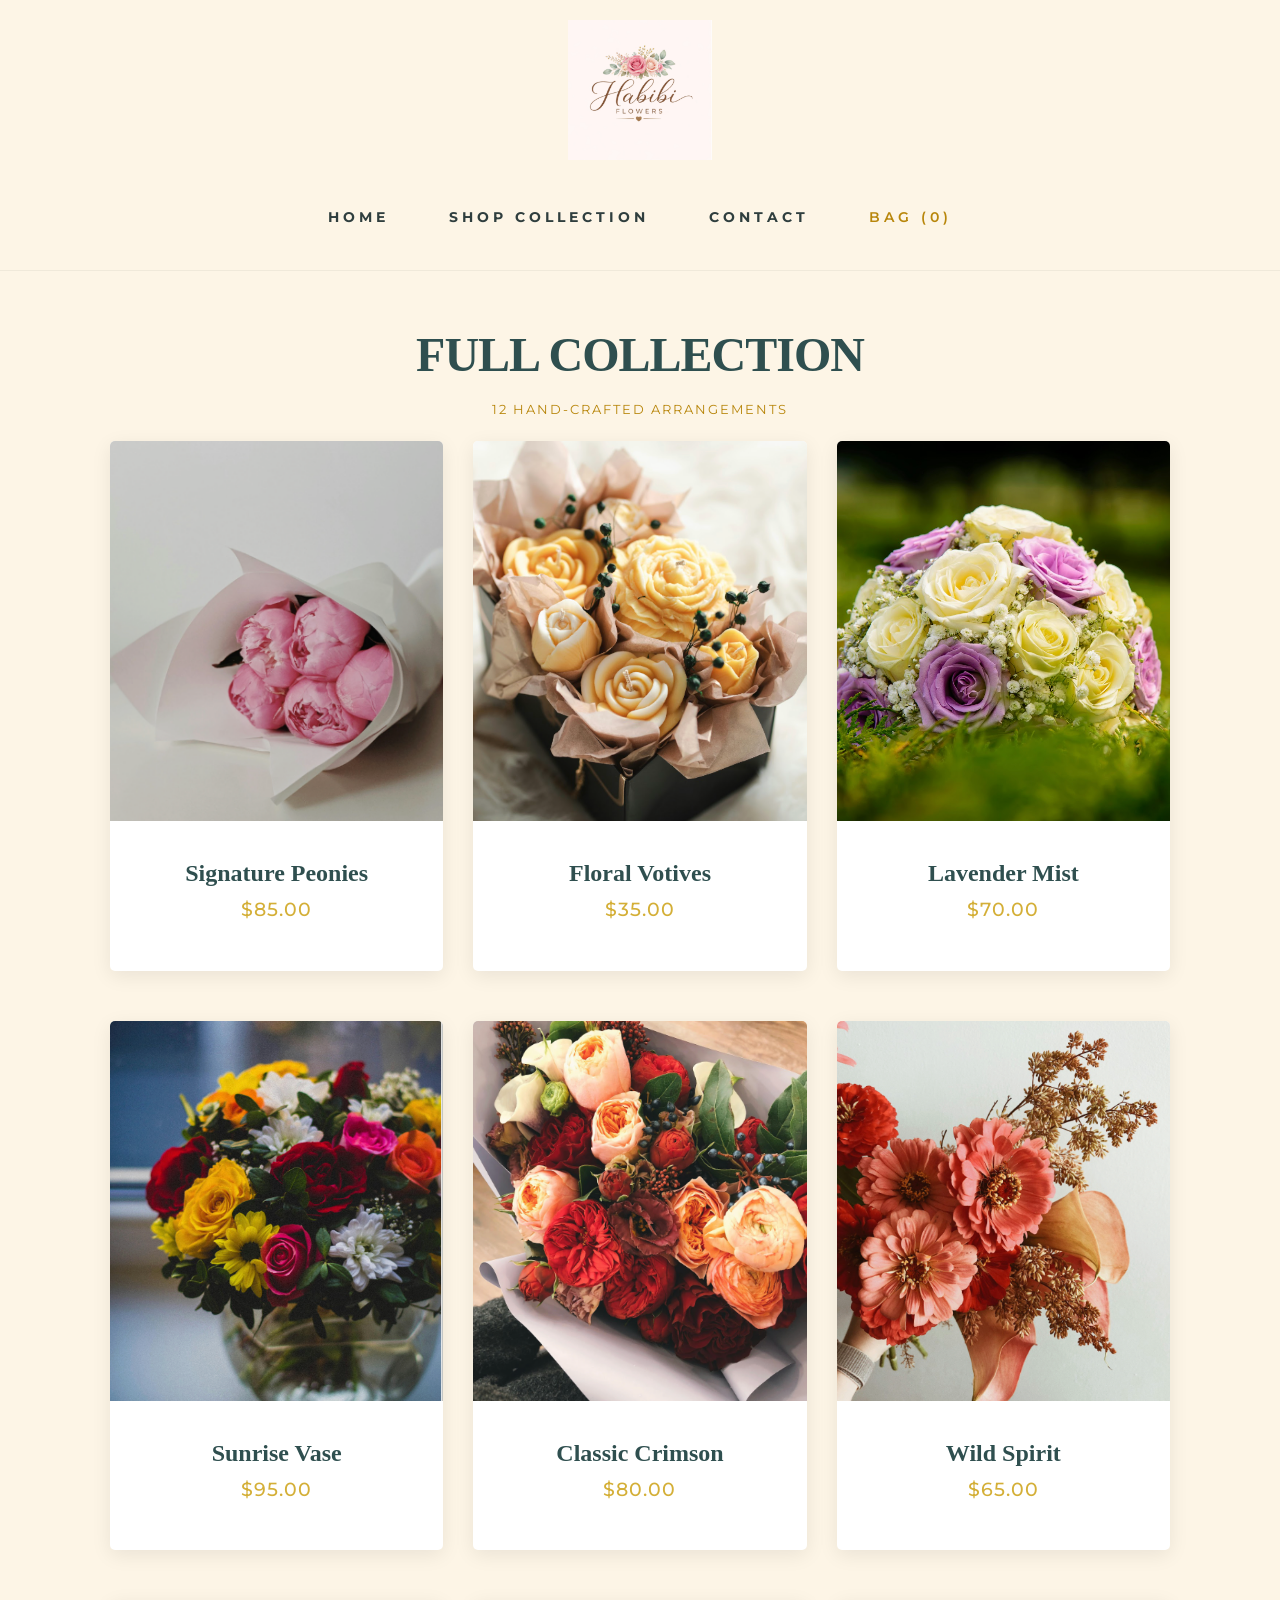
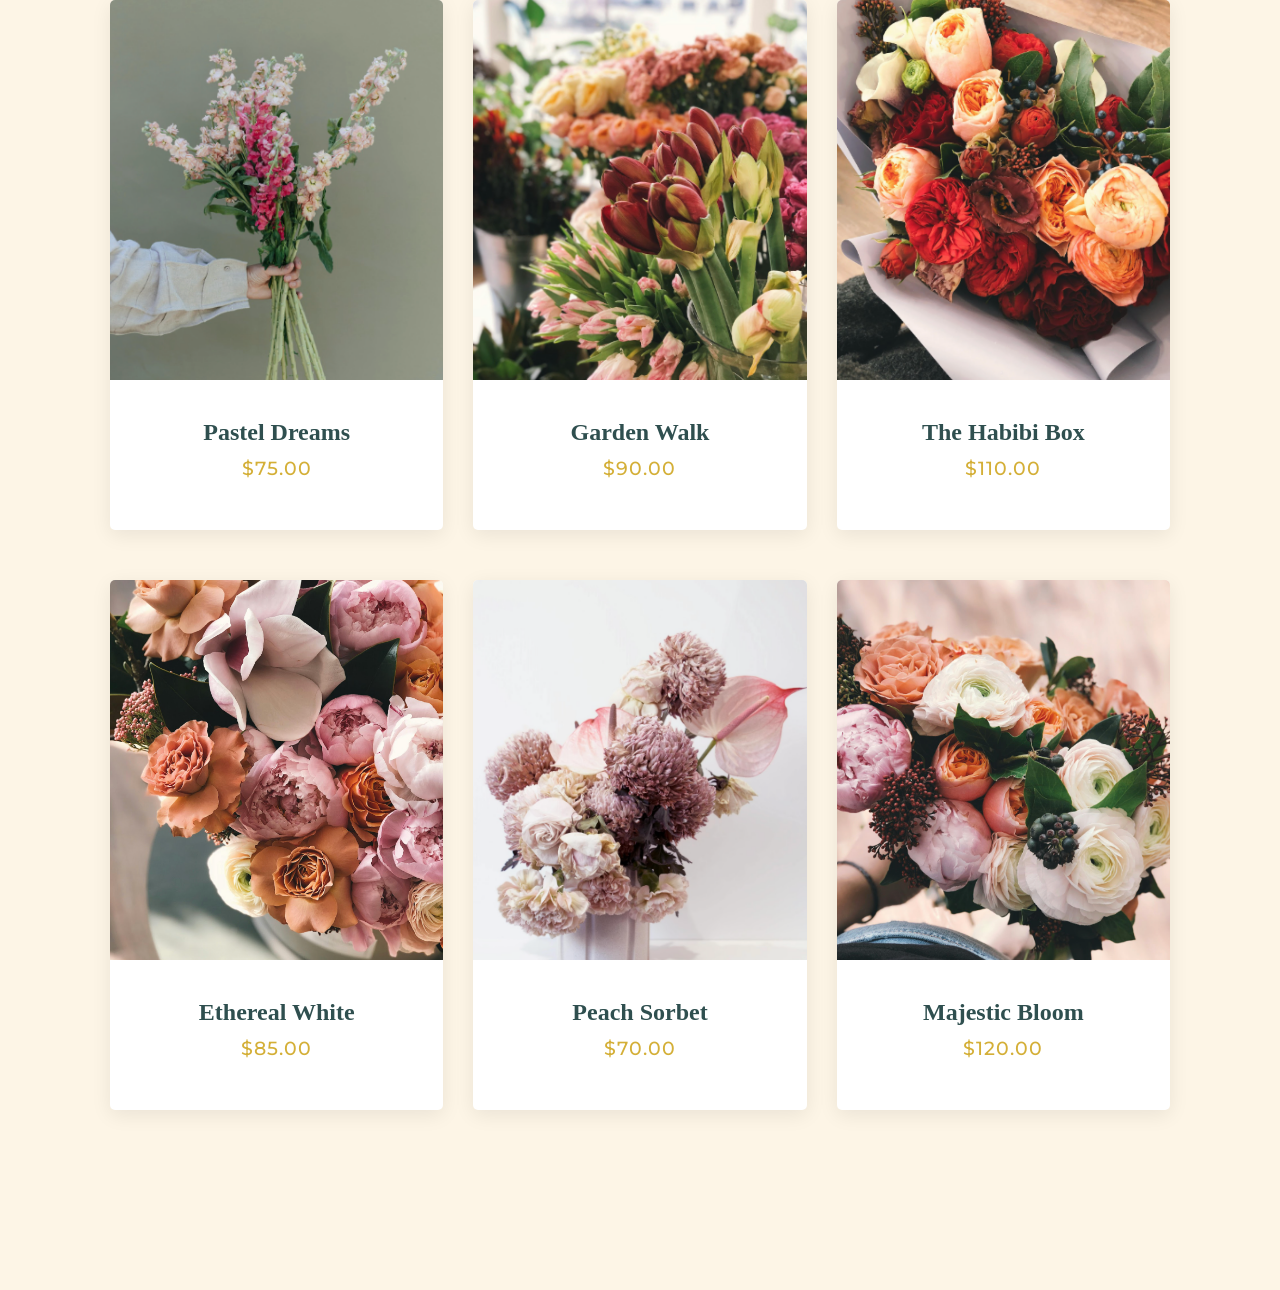
<file: shop.html>
<!DOCTYPE html>
<html lang="en">
<head>
    <meta charset="UTF-8">
    <meta name="viewport" content="width=device-width, initial-scale=1.0">
    <title>Shop Collections | Habibi Flowers</title>
    <link rel="stylesheet" href="style.css">
    <link href="https://fonts.googleapis.com/css2?family=Cormorant+Garamond:ital,wght@0,400;0,600;1,400&family=Montserrat:wght@400;500;600&display=swap" rel="stylesheet">
</head>
<body>

    <header class="main-header">
        <nav class="navbar">
            <div class="logo-banner">
                <a href="index.html"><img src="logo.png" alt="Habibi Flowers"></a>
            </div>
            <ul class="nav-links">
                <li><a href="index.html">Home</a></li>
                <li><a href="shop.html">Shop Collection</a></li>
                <li><a href="contact.html">Contact</a></li>
                <li><a href="cart.html" style="color: #B8860B; font-weight: 600;">Bag</a></li>
            </ul>
        </nav>
    </header>

    <main class="container">
        <div style="text-align: center; padding: 60px 0 20px;">
            <h1 style="font-size: 3rem;">Full Collection</h1>
            <p style="letter-spacing: 2px; text-transform: uppercase; font-size: 0.8rem; color: #B8860B;">12 Hand-Crafted Arrangements</p>
        </div>

        <div class="product-grid">
            <div class="product-card">
                <a href="product.html?id=1&img=b1.png"><img src="b1.png" alt="Flowers">
                <div class="product-card-content"><h3>Signature Peonies</h3><p class="price">$85.00</p></div></a>
            </div>
            <div class="product-card">
                <a href="product.html?id=2&img=b2.png"><img src="b2.png" alt="Flowers">
                <div class="product-card-content"><h3>Floral Votives</h3><p class="price">$35.00</p></div></a>
            </div>
            <div class="product-card">
                <a href="product.html?id=3&img=b3.png"><img src="b3.png" alt="Flowers">
                <div class="product-card-content"><h3>Lavender Mist</h3><p class="price">$70.00</p></div></a>
            </div>
            <div class="product-card">
                <a href="product.html?id=4&img=b4.png"><img src="b4.png" alt="Flowers">
                <div class="product-card-content"><h3>Sunrise Vase</h3><p class="price">$95.00</p></div></a>
            </div>
            <div class="product-card">
                <a href="product.html?id=5&img=b5.png"><img src="b5.png" alt="Flowers">
                <div class="product-card-content"><h3>Classic Crimson</h3><p class="price">$80.00</p></div></a>
            </div>
            <div class="product-card">
                <a href="product.html?id=6&img=b6.png"><img src="b6.png" alt="Flowers">
                <div class="product-card-content"><h3>Wild Spirit</h3><p class="price">$65.00</p></div></a>
            </div>
            <div class="product-card">
                <a href="product.html?id=7&img=b7.png"><img src="b7.png" alt="Flowers">
                <div class="product-card-content"><h3>Pastel Dreams</h3><p class="price">$75.00</p></div></a>
            </div>
            <div class="product-card">
                <a href="product.html?id=8&img=b8.png"><img src="b8.png" alt="Flowers">
                <div class="product-card-content"><h3>Garden Walk</h3><p class="price">$90.00</p></div></a>
            </div>
            <div class="product-card">
                <a href="product.html?id=9&img=b9.png"><img src="b9.png" alt="Flowers">
                <div class="product-card-content"><h3>The Habibi Box</h3><p class="price">$110.00</p></div></a>
            </div>
            <div class="product-card">
                <a href="product.html?id=10&img=b10.png"><img src="b10.png" alt="Flowers">
                <div class="product-card-content"><h3>Ethereal White</h3><p class="price">$85.00</p></div></a>
            </div>
            <div class="product-card">
                <a href="product.html?id=11&img=b11.png"><img src="b11.png" alt="Flowers">
                <div class="product-card-content"><h3>Peach Sorbet</h3><p class="price">$70.00</p></div></a>
            </div>
            <div class="product-card">
                <a href="product.html?id=12&img=b12.png"><img src="b12.png" alt="Flowers">
                <div class="product-card-content"><h3>Majestic Bloom</h3><p class="price">$120.00</p></div></a>
            </div>
        </div>
    </main>

    <script>
        function updateCartCount() {
            // Get the list of items from localStorage
            const cart = JSON.parse(localStorage.getItem('habibiCart')) || [];
            
            // Calculate total quantity of all items in the bag
            const totalItems = cart.reduce((total, item) => total + (item.quantity || 1), 0);

            // Find all links in the navigation
            const navLinks = document.querySelectorAll('.nav-links a, .navbar a');
            
            navLinks.forEach(link => {
                // Check for the word "Bag" regardless of current text
                if (link.textContent.trim().toLowerCase() === 'bag' || link.textContent.includes('Bag (')) {
                    link.textContent = `Bag (${totalItems})`;
                }
            });
        }

        // Initialize on load
        window.onload = updateCartCount;
        
        // Update if user adds an item in another tab
        window.addEventListener('storage', updateCartCount);
    </script>
</body>
</html>
</file>
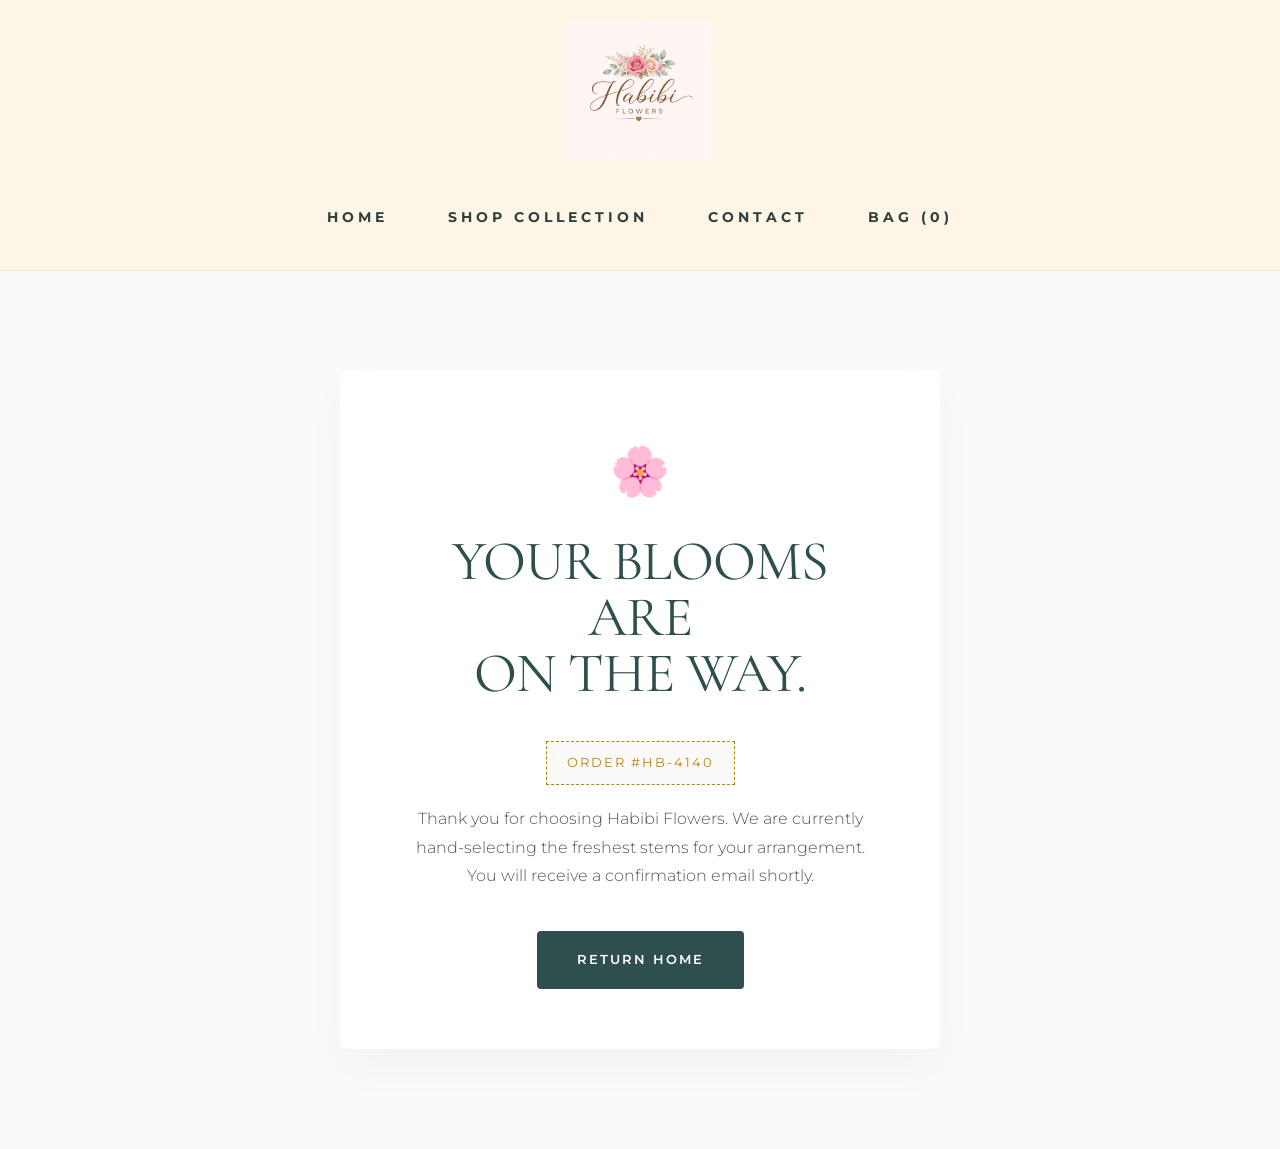
<file: success.html>
<!DOCTYPE html>
<html lang="en">
<head>
    <meta charset="UTF-8">
    <meta name="viewport" content="width=device-width, initial-scale=1.0">
    <title>Thank You | Habibi Flowers</title>
    <link rel="stylesheet" href="style.css">
    <link href="https://fonts.googleapis.com/css2?family=Cormorant+Garamond:ital,wght@0,400;0,600&family=Montserrat:wght@300;400;600&display=swap" rel="stylesheet">
    <style>
        .success-card {
            background: white;
            padding: 60px;
            border-radius: 8px;
            text-align: center;
            box-shadow: 0 20px 40px rgba(0,0,0,0.03);
            max-width: 600px;
            margin: 100px auto;
        }
        .order-number {
            display: inline-block;
            margin: 20px 0;
            padding: 10px 20px;
            background: #fcfaf8;
            border: 1px dashed #B8860B;
            font-family: 'Montserrat';
            font-size: 0.8rem;
            letter-spacing: 2px;
            color: #B8860B;
        }
    </style>
</head>
<body style="background-color: #fcfaf8;">

    <header class="main-header">
        <nav class="navbar">
            <div class="logo-banner">
                <a href="index.html"><img src="logo.png" alt="Habibi Flowers"></a>
            </div>
            <ul class="nav-links">
                <li><a href="index.html">Home</a></li>
                <li><a href="shop.html">Shop Collection</a></li>
                <li><a href="contact.html">Contact</a></li>
                <li><a href="cart.html" id="nav-bag">Bag (0)</a></li>
            </ul>
        </nav>
    </header>

    <main class="container">
        <div class="success-card">
            <div style="font-size: 3rem; color: #2F4F4F; margin-bottom: 20px;">🌸</div>
            <h1 style="font-family: 'Cormorant Garamond'; font-size: 3.5rem; font-weight: 400; line-height: 1;">Your blooms are <br>on the way.</h1>
            
            <div class="order-number">ORDER #<span id="order-id">HB-8291</span></div>
            
            <p style="font-family: 'Montserrat'; font-weight: 300; line-height: 1.8; color: #555; margin-bottom: 40px;">
                Thank you for choosing Habibi Flowers. We are currently hand-selecting the freshest stems for your arrangement. You will receive a confirmation email shortly.
            </p>

            <a href="index.html" style="display: inline-block; padding: 18px 40px; background: #2F4F4F; color: white; text-decoration: none; font-family: 'Montserrat'; font-weight: 600; text-transform: uppercase; letter-spacing: 2px; font-size: 0.8rem; border-radius: 4px;">
                Return Home
            </a>
        </div>
    </main>

    <script>
        // 1. Generate a random order number for flair
        const randomID = Math.floor(1000 + Math.random() * 9000);
        document.getElementById('order-id').innerText = `HB-${randomID}`;

        // 2. Clear the cart since the order is "placed"
        localStorage.removeItem('habibiCart');

        // 3. Update the Nav Bag count to 0
        document.getElementById('nav-bag').innerText = "Bag (0)";
    </script>
</body>
</html>
</file>
<file: style.css>
/* Timeless Elegance Styles for Habibi Flowers */
:root {
    --primary-green: #2F4F4F; /* Deep Emerald/Forest */
    --secondary-pink: #E6B9B9; /* Soft Blush/Rose */
    --background-linen: #FDF5E6; /* Creamy, warm linen */
    --text-charcoal: #3A3A3A; /* Softer dark text */
    --accent-gold: #D4AF37; /* Muted Gold for highlights */
    --cta-sage: #5A7D7C; /* Richer sage for buttons */
    --white: #ffffff;
}

/* Base Styles */
* {
    margin: 0;
    padding: 0;
    box-sizing: border-box;
}

body {
    font-family: 'Roboto', sans-serif;
    color: var(--text-charcoal);
    line-height: 1.7;
    background-color: var(--background-linen);
}

.container {
    max-width: 1100px;
    margin: 0 auto;
    padding: 0 20px;
}

h1, h2, h3, h4 {
    font-family: 'Playfair Display', serif;
    color: var(--primary-green);
    margin-bottom: 15px;
    font-weight: 700;
}

h1 { font-size: 3.5em; line-height: 1.2; }
h2 { font-size: 2.8em; }
h3 { font-size: 1.6em; }

a {
    text-decoration: none;
    color: var(--primary-green);
    transition: color 0.3s ease;
}

a:hover {
    color: var(--secondary-pink);
}

/* Buttons */
.btn {
    display: inline-block;
    padding: 14px 30px;
    border-radius: 0; /* Modern, clean edges */
    font-weight: bold;
    text-align: center;
    transition: background-color 0.3s ease, color 0.3s ease;
    border: none;
    cursor: pointer;
    text-transform: uppercase;
    letter-spacing: 1.5px;
}

.btn-primary {
    background-color: var(--cta-sage);
    color: var(--white);
}

.btn-primary:hover {
    background-color: var(--primary-green);
    color: var(--white);
}

.btn-secondary {
    background-color: transparent;
    color: var(--primary-green);
    border: 2px solid var(--primary-green);
}

.btn-secondary:hover {
    background-color: var(--primary-green);
    color: var(--white);
}

/* Sticky Header with Smooth Transition */
.main-header {
    background-color: var(--background-linen);
    padding: 20px 0; /* Reduced initial padding */
    position: sticky;
    top: 0;
    z-index: 1000;
    border-bottom: 1px solid rgba(0,0,0,0.05);
    transition: all 0.4s ease; /* Makes the shrinking look smooth */
}

.navbar {
    display: flex;
    flex-direction: column;
    align-items: center;
    gap: 15px; /* Tighter gap for a cleaner look */
}

.logo-banner img {
    height: 140px; /* Slightly smaller starting height for better scrolling */
    width: auto;
    transition: height 0.4s ease; /* Shrinks the image specifically */
}

.nav-links {
    list-style: none;
    display: flex;
    gap: 60px; /* Wider gap for that high-end look */
    justify-content: center;
    padding: 20px 0;
}

.nav-links a {
    text-decoration: none;
    /* This specific color is usually better than pure black for luxury sites */
    color: #2F3E3E; 
    
    font-family: 'Montserrat', sans-serif;
    font-weight: 700; /* Bold weight prevents the "fuzzy" edge */
    font-size: 14px; /* Fixed pixel size is often sharper than 'rem' for nav */
    text-transform: uppercase;
    
    /* This creates the "Shop Collection" spacing without distortion */
    letter-spacing: 3px; 
    
    /* THE FIXES FOR PIXELATION: */
    -webkit-font-smoothing: antialiased;
    -moz-osx-font-smoothing: grayscale;
    text-rendering: optimizeLegibility;
    
    /* Ensure no weird scaling is happening */
    display: inline-block;
    line-height: 1.2;
}

.nav-links a:hover {
    color: var(--accent-gold);
}/* Smooth Scroll Behavior */
html {
    scroll-behavior: smooth;
}

/* Clean Section Spacing */
section {
    padding: 100px 0;
}
/* Hero Section */
.hero-section {
    position: relative;
    width: 100%;
    height: 85vh; /* Larger hero for impact */
    overflow: hidden;
    display: flex;
    align-items: center;
    justify-content: center;
    text-align: center;
    color: var(--white);
}

.hero-image {
    width: 100%;
    height: 100%;
    object-fit: cover;
    position: absolute;
    top: 0;
    left: 0;
    filter: brightness(0.7); /* Darken image for text readability */
    z-index: 1;
}

.hero-content {
    position: relative;
    z-index: 2;
    max-width: 900px;
    padding: 20px;
}

.hero-content h1 {
    font-size: 4.5em; /* Bigger font for hero */
    margin-bottom: 25px;
    color: var(--white);
    text-shadow: 0 4px 15px rgba(0,0,0,0.4);
}

.hero-content p {
    font-size: 1.6em;
    margin-bottom: 40px;
    color: rgba(255, 255, 255, 0.9);
    text-shadow: 0 2px 8px rgba(0,0,0,0.3);
}

/* About Us Section (Two-Column with image) */
.about-us-section {
    display: flex;
    align-items: center;
    gap: 60px;
    padding: 100px 0;
    background-color: var(--white); /* White card background */
    margin-top: 50px;
    box-shadow: 0 5px 20px rgba(0,0,0,0.04);
}

.about-content {
    flex: 1;
    padding-left: 50px; /* Some spacing from the edge */
}

.about-content h2 {
    color: var(--primary-green);
    margin-bottom: 25px;
}

.about-content p {
    margin-bottom: 25px;
    font-size: 1.1em;
}

.about-image-wrapper {
    flex: 1;
    position: relative; /* For overlapping effect if desired */
    padding-right: 50px; /* Spacing from edge */
}

.about-image-wrapper img {
    max-width: 100%;
    height: auto;
    border-radius: 5px;
    box-shadow: 0 8px 25px rgba(0,0,0,0.1);
}

/* Featured Products (Editorial Grid) */
.featured-products-section {
    padding: 100px 0;
    text-align: center;
}

.featured-products-section h2 {
    margin-bottom: 60px;
    color: var(--primary-green);
    font-size: 2.8em;
}

.product-grid {
    display: grid;
    grid-template-columns: repeat(auto-fit, minmax(320px, 1fr));
    gap: 40px;
    margin-bottom: 60px;
}

.product-card {
    background-color: var(--white);
    border-radius: 5px;
    box-shadow: 0 5px 20px rgba(0,0,0,0.08);
    overflow: hidden;
    text-align: left;
    transition: transform 0.3s ease, box-shadow 0.3s ease;
}

.product-card:hover {
    transform: translateY(-8px);
    box-shadow: 0 12px 30px rgba(0,0,0,0.15);
}

.product-card img {
    width: 100%;
    height: 380px; /* Consistent image height */
    object-fit: cover;
    display: block; /* Remove extra space below image */
}

.product-card-content {
    padding: 25px;
}

.product-card-content h3 {
    color: var(--primary-green);
    margin-bottom: 8px;
    font-size: 1.5em;
}

.product-card-content p {
    color: var(--accent-gold);
    font-size: 1.2em;
    font-weight: 500;
    margin-bottom: 20px;
}

/* Call to Action Section */
.call-to-action-section {
    background-color: var(--primary-green); /* Use the deep green here */
    color: var(--white);
    padding: 100px 0;
    text-align: center;
    margin-top: 80px;
}

.cta-content h2 {
    color: var(--white);
    font-size: 3.5em;
    margin-bottom: 25px;
}

.cta-content p {
    font-size: 1.5em;
    margin-bottom: 45px;
    opacity: 0.9;
}

.cta-content .btn-primary {
    background-color: var(--accent-gold);
    color: var(--primary-green);
}

.cta-content .btn-primary:hover {
    background-color: #e5bf4f; /* Slightly darker gold */
}

/* Footer */
.main-footer {
    background-color: var(--text-charcoal);
    color: rgba(255, 255, 255, 0.7);
    padding: 70px 0 30px;
    font-size: 0.95em;
}

.footer-content {
    display: flex;
    justify-content: space-between;
    flex-wrap: wrap;
    gap: 40px;
    padding-bottom: 40px;
    border-bottom: 1px solid rgba(255, 255, 255, 0.1);
}

.footer-logo {
    font-family: 'Playfair Display', serif;
    font-size: 2em;
    font-weight: 700;
    color: var(--background-linen);
    flex-basis: 100%;
    margin-bottom: 25px;
}

.footer-links, .footer-social, .footer-contact {
    flex: 1;
    min-width: 220px;
}

.footer-links h4, .footer-social h4, .footer-contact h4 {
    color: var(--secondary-pink);
    margin-bottom: 20px;
    font-size: 1.3em;
}

.footer-links ul {
    list-style: none;
}

.footer-links li {
    margin-bottom: 12px;
}

.footer-links a, .footer-contact p {
    color: rgba(255, 255, 255, 0.6);
    transition: color 0.3s ease;
}

.footer-links a:hover {
    color: var(--background-linen);
}

/* Responsive adjustments */
@media (max-width: 992px) {
    .navbar {
        flex-direction: column;
        gap: 20px;
    }
    .hero-content h1 { font-size: 3.5em; }
    .hero-content p { font-size: 1.3em; }
    .about-us-section { flex-direction: column; text-align: center; }
    .about-content, .about-image-wrapper { padding: 0 20px; }
    .product-grid { grid-template-columns: repeat(auto-fit, minmax(280px, 1fr)); }
}

@media (max-width: 768px) {
    h1 { font-size: 2.8em; }
    h2 { font-size: 2.2em; }
    .nav-links { gap: 20px; flex-wrap: wrap; justify-content: center; }
    .hero-section { height: 70vh; }
    .hero-content h1 { font-size: 2.8em; }
    .hero-content p { font-size: 1.1em; }
    .about-us-section { padding: 60px 0; }
    .featured-products-section { padding: 60px 0; }
    .product-card img { height: 300px; }
    .footer-content { flex-direction: column; text-align: center; }
    .footer-links, .footer-social, .footer-contact { margin-bottom: 25px; }
    .logo-banner img { height: 70px; }
}

@media (max-width: 480px) {
    h1 { font-size: 2.2em; }
    h2 { font-size: 1.8em; }
    .hero-section { height: 60vh; }
    .hero-content h1 { font-size: 2.2em; }
    .hero-content p { font-size: 1em; }
    .btn { padding: 12px 25px; font-size: 0.75em; }
    .logo-banner img { height: 60px; }
}

.product-grid {
    display: grid;
    grid-template-columns: repeat(3, 1fr); /* Force 3 columns for that luxury look */
    gap: 30px;
    padding-bottom: 80px;
}

@media (max-width: 900px) {
    .product-grid { grid-template-columns: repeat(2, 1fr); }
}

@media (max-width: 600px) {
    .product-grid { grid-template-columns: 1fr; }
}

.product-card img {
    width: 100%;
    aspect-ratio: 4 / 5; /* This keeps all your b1-b12 images the exact same shape */
    object-fit: cover;
}

/* Import Bold, Luxury Fonts */
@import url('https://fonts.googleapis.com/css2?family=Bodoni+Moda:ital,opsz,wght@0,6..96,400..900;1,6..96,400..900&family=Montserrat:wght@300;400;700&display=swap');

:root {
    --primary-green: #2F4F4F;
    --accent-gold: #D4AF37;
    --text-charcoal: #1a1a1a; /* Darker for better contrast */
}

body {
    font-family: 'Montserrat', sans-serif;
    color: var(--text-charcoal);
    -webkit-font-smoothing: antialiased;
}

/* Big, Bold Editorial Headings */
h1, h2, h3 {
    font-family: 'Bodoni Moda', serif;
    font-weight: 800; /* Maximum boldness */
    text-transform: uppercase;
    letter-spacing: -1px; /* Tighter spacing on big headers looks modern */
    line-height: 1;
    color: var(--primary-green);
}

h1 {
    font-size: clamp(3rem, 8vw, 6rem); /* Scales perfectly from mobile to desktop */
    margin-bottom: 20px;
}

h2 {
    font-size: clamp(2rem, 5vw, 3.5rem);
    letter-spacing: -0.5px;
}

/* Navigation - Clean & Spaced */
.nav-links a {
    font-family: 'Montserrat', sans-serif;
    font-weight: 700;
    font-size: 0.85rem;
    letter-spacing: 4px; /* Wide spacing contrasts with tight headers */
    text-transform: uppercase;
    opacity: 1;
}

/* Product Titles */
.product-card h3 {
    font-family: 'Bodoni Moda', serif;
    font-size: 1.5rem;
    text-transform: none; /* Keeps it elegant */
    letter-spacing: 0;
    margin-top: 15px;
}

.price {
    font-family: 'Montserrat', sans-serif;
    font-weight: 700;
    color: var(--accent-gold);
    letter-spacing: 1px;
}

/* Shop Page Specifics */
.shop-intro {
    text-align: center;
    padding: 80px 0 40px;
}

.shop-intro .subtitle {
    letter-spacing: 6px;
    text-transform: uppercase;
    font-weight: 700;
    font-size: 0.7rem;
    color: var(--accent-gold);
    margin-bottom: 10px;
}

.product-grid {
    display: grid;
    grid-template-columns: repeat(3, 1fr); /* 3 across looks high-end */
    gap: 50px 30px; /* More vertical space between rows */
    margin-bottom: 100px;
}

.product-card {
    text-align: center;
    transition: opacity 0.3s ease;
}

.product-card:hover {
    opacity: 0.8;
}

.product-card .image-container {
    overflow: hidden;
    margin-bottom: 20px;
    background-color: #f4f4f4; /* Placeholder color while loading */
}

.product-card img {
    width: 100%;
    aspect-ratio: 4 / 5; /* Very trendy editorial ratio */
    object-fit: cover;
    display: block;
}

.product-info h3 {
    font-size: 1.4rem;
    margin-bottom: 5px;
    text-transform: none; /* Keeps the Bodoni font looking elegant */
    letter-spacing: 0;
}

.product-info .price {
    font-size: 0.9rem;
    font-weight: 700;
    color: var(--accent-gold);
}

/* Fix for mobile stretching */
@media (max-width: 800px) {
    .product-grid { grid-template-columns: repeat(2, 1fr); }
}
@media (max-width: 500px) {
    .product-grid { grid-template-columns: 1fr; }
    h1 { font-size: 3rem; }
}
</file>
